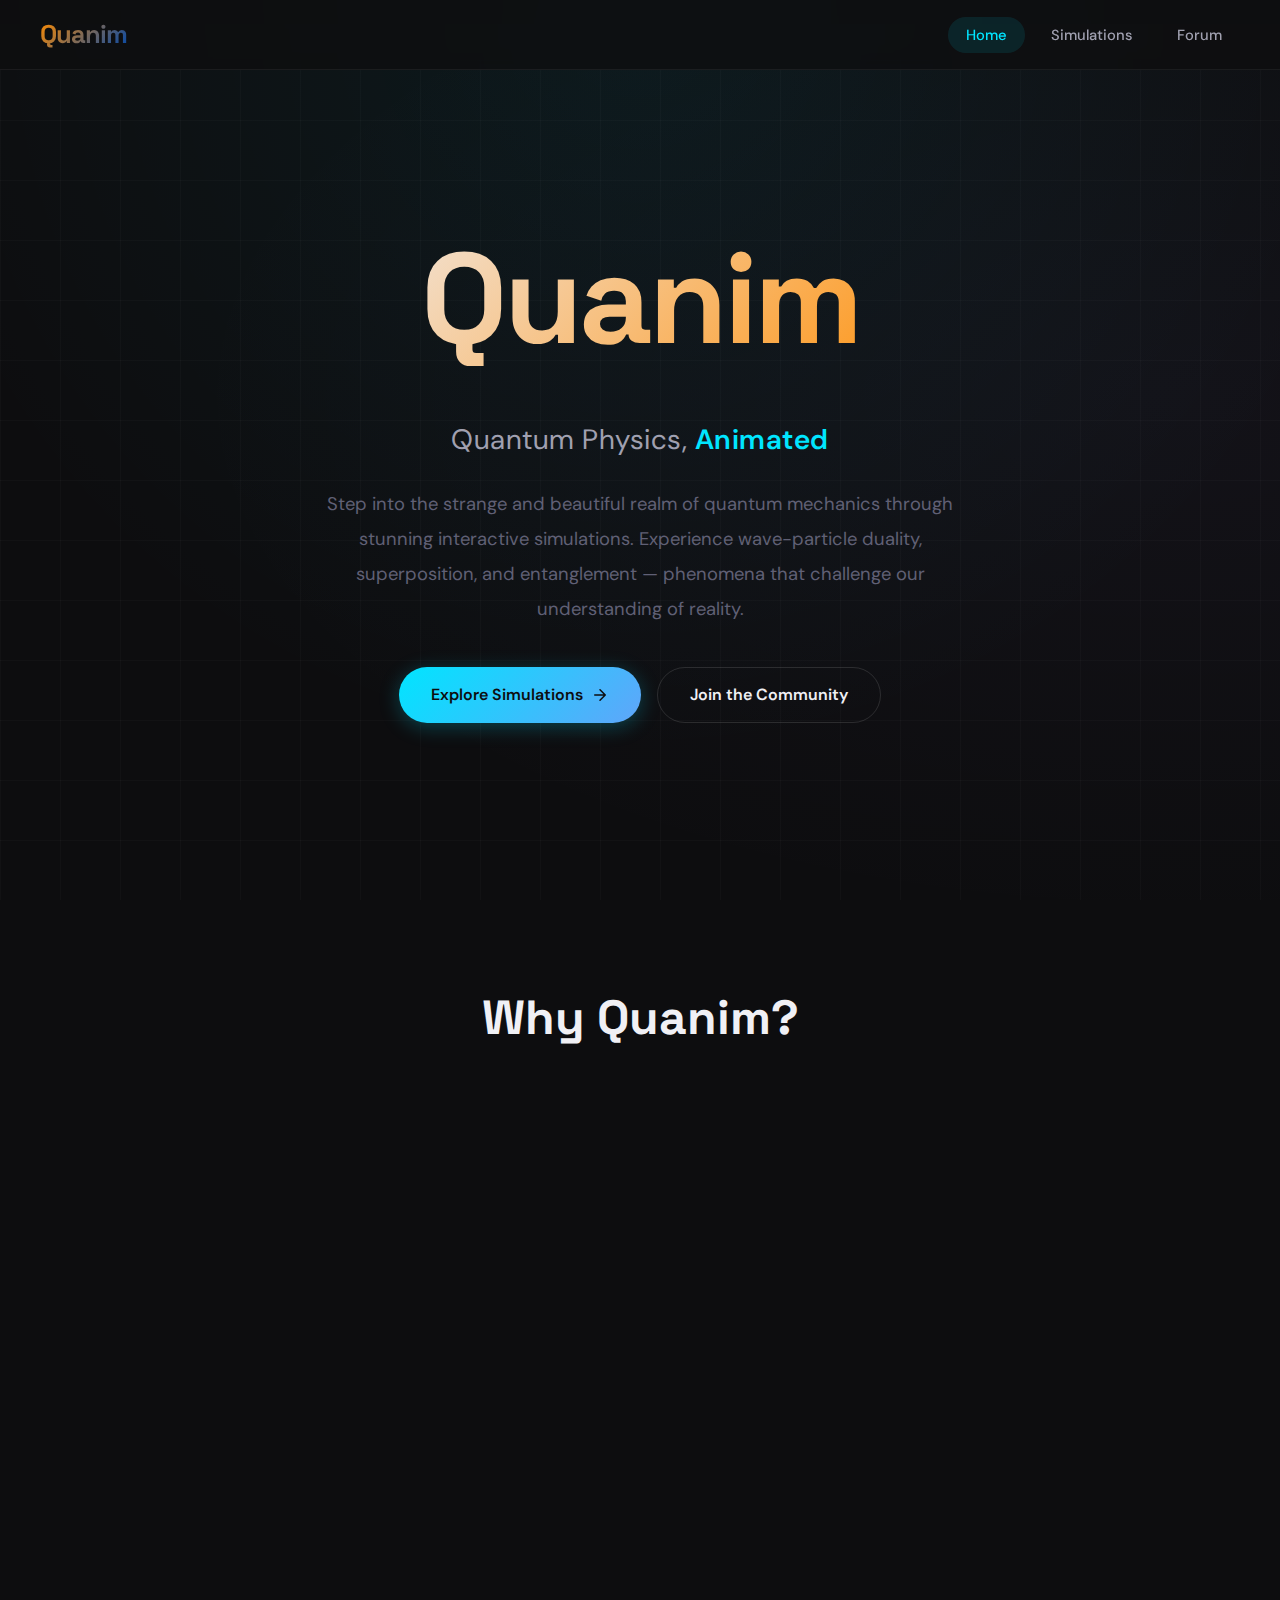
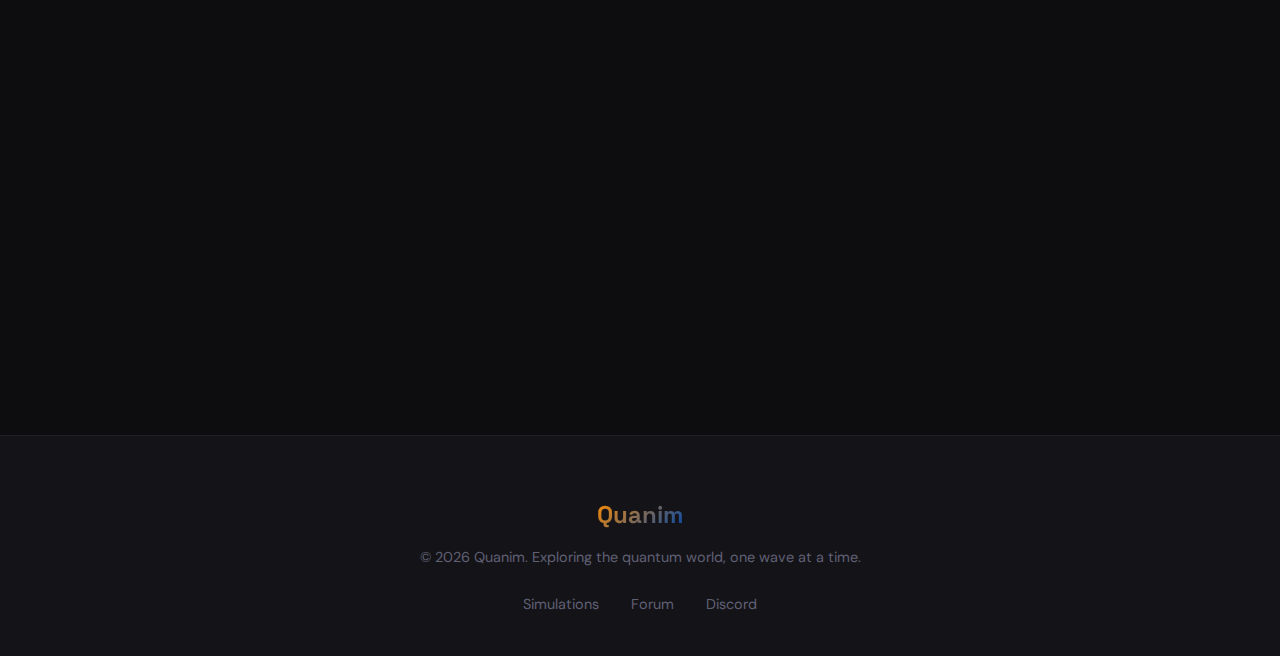
<file: index.html>
<!DOCTYPE html>
<html lang="en">

<head>
    <meta charset="UTF-8">
    <meta name="viewport" content="width=device-width, initial-scale=1.0">
    <title>Quanim - Interactive Quantum Physics Visualizations</title>
    <meta name="description"
        content="Explore the quantum world through stunning interactive simulations. A community of learners, free to join, with premium courses.">
    <link rel="stylesheet" href="styles.css">
    <style>
        /* ═══════════════════════════════════════════════════════════════════
           Landing Page Specific Styles
           ═══════════════════════════════════════════════════════════════════ */

        /* Hero Section */
        .hero {
            min-height: 100vh;
            display: flex;
            flex-direction: column;
            align-items: center;
            justify-content: center;
            text-align: center;
            padding: 100px 24px 80px;
            position: relative;
            overflow: hidden;
        }

        /* Animated particle background */
        .particles-container {
            position: absolute;
            top: 0;
            left: 0;
            width: 100%;
            height: 100%;
            overflow: hidden;
            pointer-events: none;
        }

        .particle {
            position: absolute;
            background: var(--cyan);
            border-radius: 50%;
            opacity: 0;
            animation: float-particle 15s infinite ease-in-out;
        }

        @keyframes float-particle {

            0%,
            100% {
                transform: translate(0, 0) scale(1);
                opacity: 0;
            }

            10% {
                opacity: 0.3;
            }

            50% {
                transform: translate(var(--tx), var(--ty)) scale(1.2);
                opacity: 0.2;
            }

            90% {
                opacity: 0.3;
            }
        }

        /* Grid pattern overlay */
        .hero::before {
            content: '';
            position: absolute;
            top: 0;
            left: 0;
            right: 0;
            bottom: 0;
            background-image:
                linear-gradient(var(--border) 1px, transparent 1px),
                linear-gradient(90deg, var(--border) 1px, transparent 1px);
            background-size: 60px 60px;
            opacity: 0.4;
            pointer-events: none;
        }

        /* Radial gradient overlay */
        .hero::after {
            content: '';
            position: absolute;
            top: -40%;
            left: -20%;
            width: 140%;
            height: 140%;
            background: radial-gradient(ellipse at 50% 30%, rgba(0, 229, 255, 0.06) 0%, transparent 60%),
                radial-gradient(ellipse at 80% 60%, rgba(167, 139, 250, 0.04) 0%, transparent 50%);
            pointer-events: none;
        }

        .hero-content {
            position: relative;
            z-index: 1;
            max-width: 900px;
        }

        .logo {
            font-family: var(--font-heading);
            font-size: clamp(4rem, 12vw, 8rem);
            font-weight: 700;
            letter-spacing: -4px;
            margin-bottom: 16px;
            background: linear-gradient(135deg, var(--text-primary) 0%, #ff8c00 50%, #0047ab 100%);
            background-size: 200% 200%;
            -webkit-background-clip: text;
            background-clip: text;
            -webkit-text-fill-color: transparent;
            animation: gradientShift 6s ease-in-out infinite;
        }

        .tagline {
            font-family: var(--font-body);
            font-size: clamp(1.2rem, 3vw, 1.75rem);
            font-weight: 400;
            color: var(--text-secondary);
            margin-bottom: 24px;
            letter-spacing: 0.5px;
            animation: fadeInUp 0.8s ease 0.1s both;
        }

        .tagline span {
            color: var(--cyan);
            font-weight: 600;
        }

        .hero-description {
            font-size: clamp(1rem, 2vw, 1.15rem);
            line-height: 1.9;
            color: var(--text-muted);
            margin-bottom: 40px;
            max-width: 650px;
            margin-left: auto;
            margin-right: auto;
            animation: fadeInUp 0.8s ease 0.2s both;
        }

        .hero-cta {
            display: flex;
            gap: 16px;
            justify-content: center;
            flex-wrap: wrap;
            animation: fadeInUp 0.8s ease 0.3s both;
        }

        .hero-cta .btn {
            padding: 14px 32px;
            font-size: 1rem;
            border-radius: var(--radius-full);
        }

        .hero-cta .btn-outline {
            background: transparent;
            color: var(--text-primary);
            border: 1px solid var(--border-strong);
        }

        .hero-cta .btn-outline:hover {
            border-color: var(--cyan);
            color: var(--cyan);
            background: rgba(0, 229, 255, 0.05);
        }

        /* Scroll Indicator */
        .scroll-indicator {
            position: absolute;
            bottom: 40px;
            left: 50%;
            transform: translateX(-50%);
            display: flex;
            flex-direction: column;
            align-items: center;
            gap: 8px;
            cursor: pointer;
            animation: bounce 2s ease-in-out infinite;
            z-index: 1;
        }

        .scroll-indicator span {
            font-size: 0.7rem;
            color: var(--text-muted);
            text-transform: uppercase;
            letter-spacing: 2px;
            font-family: var(--font-body);
        }

        .scroll-indicator svg {
            width: 24px;
            height: 24px;
            stroke: var(--text-muted);
        }

        /* ═══════════════════════════════════════════════════════════════════
           Bento Grid Section
           ═══════════════════════════════════════════════════════════════════ */
        .bento-section {
            padding: 80px 24px 100px;
            max-width: 1200px;
            margin: 0 auto;
        }

        .bento-section-header {
            text-align: center;
            margin-bottom: 56px;
        }

        .bento-section-header .label {
            font-family: var(--font-body);
            font-size: 0.8rem;
            font-weight: 600;
            text-transform: uppercase;
            letter-spacing: 3px;
            color: var(--cyan);
            margin-bottom: 12px;
            display: block;
        }

        .bento-section-header h2 {
            font-family: var(--font-heading);
            font-size: clamp(2rem, 5vw, 3rem);
            font-weight: 700;
            color: var(--text-primary);
        }

        .bento-grid {
            display: grid;
            grid-template-columns: repeat(12, 1fr);
            grid-template-rows: auto auto auto;
            gap: 20px;
        }

        .bento-card {
            background: var(--bg-card);
            border: 1px solid var(--border);
            border-radius: var(--radius-xl);
            padding: 36px 32px;
            position: relative;
            overflow: hidden;
            transition: all 0.4s cubic-bezier(0.4, 0, 0.2, 1);
        }

        .bento-card:hover {
            transform: translateY(-4px);
            border-color: var(--border-hover);
        }

        .bento-card::before {
            content: '';
            position: absolute;
            top: 0;
            left: 0;
            right: 0;
            bottom: 0;
            border-radius: inherit;
            opacity: 0;
            transition: opacity 0.4s ease;
            pointer-events: none;
        }

        .bento-card:hover::before {
            opacity: 1;
        }

        /* Card 1: Community (large, spans 7 of 12 cols) */
        .bento-community {
            grid-column: 1 / 8;
            grid-row: 1 / 2;
            border-color: rgba(0, 229, 255, 0.12);
            min-height: 280px;
            display: flex;
            flex-direction: column;
            justify-content: center;
        }

        .bento-community::before {
            background: radial-gradient(ellipse at 20% 80%, rgba(0, 229, 255, 0.06) 0%, transparent 60%);
            opacity: 1;
        }

        .bento-community:hover {
            border-color: rgba(0, 229, 255, 0.3);
            box-shadow: 0 8px 40px rgba(0, 229, 255, 0.08);
        }

        .bento-community .bento-icon {
            font-size: 2.5rem;
            margin-bottom: 20px;
        }

        .bento-community .bento-title {
            font-family: var(--font-heading);
            font-size: clamp(1.6rem, 3vw, 2.2rem);
            font-weight: 700;
            color: var(--text-primary);
            margin-bottom: 12px;
            line-height: 1.3;
        }

        .bento-community .bento-title span {
            color: var(--cyan);
        }

        .bento-community .bento-quote {
            font-family: var(--font-body);
            font-size: 1.1rem;
            color: var(--cyan);
            font-style: italic;
            font-weight: 500;
            margin-bottom: 16px;
            opacity: 0.9;
        }

        .bento-community .bento-text {
            font-family: var(--font-body);
            font-size: 0.95rem;
            line-height: 1.8;
            color: var(--text-secondary);
            max-width: 480px;
        }

        /* Card 2: Discord (spans 5 of 12 cols) */
        .bento-discord {
            grid-column: 8 / 13;
            grid-row: 1 / 2;
            border-color: rgba(167, 139, 250, 0.12);
            display: flex;
            flex-direction: column;
            align-items: center;
            justify-content: center;
            text-align: center;
            min-height: 280px;
        }

        .bento-discord::before {
            background: radial-gradient(ellipse at 50% 50%, rgba(167, 139, 250, 0.06) 0%, transparent 60%);
            opacity: 1;
        }

        .bento-discord:hover {
            border-color: rgba(167, 139, 250, 0.3);
            box-shadow: 0 8px 40px rgba(167, 139, 250, 0.08);
        }

        .bento-discord .discord-logo {
            width: 64px;
            height: 64px;
            border-radius: var(--radius-lg);
            margin-bottom: 20px;
            object-fit: contain;
        }

        .bento-discord .bento-title {
            font-family: var(--font-heading);
            font-size: 1.4rem;
            font-weight: 700;
            color: var(--text-primary);
            margin-bottom: 10px;
        }

        .bento-discord .bento-badge {
            display: inline-block;
            padding: 5px 14px;
            background: rgba(52, 211, 153, 0.12);
            color: var(--emerald);
            font-size: 0.75rem;
            font-weight: 700;
            text-transform: uppercase;
            letter-spacing: 1.5px;
            border-radius: var(--radius-full);
            margin-bottom: 14px;
            font-family: var(--font-body);
        }

        .bento-discord .bento-text {
            font-family: var(--font-body);
            font-size: 0.92rem;
            color: var(--text-secondary);
            line-height: 1.7;
        }

        .bento-discord .btn-discord {
            margin-top: 20px;
            padding: 10px 24px;
            font-size: 0.85rem;
            border-radius: var(--radius-full);
            background: rgba(167, 139, 250, 0.15);
            color: var(--violet);
            border: 1px solid rgba(167, 139, 250, 0.25);
            font-weight: 600;
            font-family: var(--font-body);
            cursor: pointer;
            transition: all var(--transition-normal);
            text-decoration: none;
            display: inline-flex;
            align-items: center;
            gap: 8px;
        }

        .bento-discord .btn-discord:hover {
            background: rgba(167, 139, 250, 0.25);
            border-color: var(--violet);
            transform: translateY(-2px);
        }

        /* Card 3: Forum (spans 5 of 12 cols) */
        .bento-forum {
            grid-column: 1 / 6;
            grid-row: 2 / 3;
            border-color: rgba(255, 107, 107, 0.12);
            display: flex;
            flex-direction: column;
            justify-content: center;
            min-height: 240px;
        }

        .bento-forum::before {
            background: radial-gradient(ellipse at 80% 20%, rgba(255, 107, 107, 0.05) 0%, transparent 60%);
            opacity: 1;
        }

        .bento-forum:hover {
            border-color: rgba(255, 107, 107, 0.3);
            box-shadow: 0 8px 40px rgba(255, 107, 107, 0.08);
        }

        .bento-forum .bento-icon {
            font-size: 2rem;
            margin-bottom: 16px;
        }

        .bento-forum .bento-title {
            font-family: var(--font-heading);
            font-size: 1.4rem;
            font-weight: 700;
            color: var(--text-primary);
            margin-bottom: 10px;
        }

        .bento-forum .bento-text {
            font-family: var(--font-body);
            font-size: 0.92rem;
            color: var(--text-secondary);
            line-height: 1.7;
            margin-bottom: 20px;
        }

        .bento-forum .forum-tags {
            display: flex;
            gap: 8px;
            flex-wrap: wrap;
        }

        .bento-forum .forum-tag {
            padding: 5px 12px;
            font-size: 0.75rem;
            font-weight: 500;
            border-radius: var(--radius-full);
            font-family: var(--font-body);
        }

        .forum-tag.tag-suggestions {
            background: rgba(251, 191, 36, 0.1);
            color: var(--amber);
            border: 1px solid rgba(251, 191, 36, 0.2);
        }

        .forum-tag.tag-ideas {
            background: rgba(0, 229, 255, 0.08);
            color: var(--cyan);
            border: 1px solid rgba(0, 229, 255, 0.15);
        }

        .forum-tag.tag-doubts {
            background: rgba(255, 107, 107, 0.08);
            color: var(--coral);
            border: 1px solid rgba(255, 107, 107, 0.15);
        }

        .bento-forum .btn-forum {
            margin-top: 4px;
            display: inline-flex;
            align-items: center;
            gap: 6px;
            color: var(--coral);
            font-size: 0.88rem;
            font-weight: 600;
            text-decoration: none;
            font-family: var(--font-body);
            transition: all var(--transition-normal);
        }

        .bento-forum .btn-forum:hover {
            gap: 10px;
        }

        .bento-forum .btn-forum svg {
            width: 16px;
            height: 16px;
            transition: transform var(--transition-normal);
        }

        .bento-forum .btn-forum:hover svg {
            transform: translateX(4px);
        }

        /* Card 4: Freemium (spans 7 of 12 cols) */
        .bento-freemium {
            grid-column: 6 / 13;
            grid-row: 2 / 3;
            border-color: rgba(251, 191, 36, 0.12);
            display: flex;
            flex-direction: column;
            justify-content: center;
            min-height: 240px;
            position: relative;
        }

        .bento-freemium::before {
            background: radial-gradient(ellipse at 70% 70%, rgba(251, 191, 36, 0.05) 0%, transparent 60%);
            opacity: 1;
        }

        .bento-freemium:hover {
            border-color: rgba(251, 191, 36, 0.3);
            box-shadow: 0 8px 40px rgba(251, 191, 36, 0.08);
        }

        .bento-freemium .bento-icon {
            font-size: 2rem;
            margin-bottom: 16px;
        }

        .bento-freemium .bento-title {
            font-family: var(--font-heading);
            font-size: 1.5rem;
            font-weight: 700;
            color: var(--text-primary);
            margin-bottom: 10px;
        }

        .bento-freemium .bento-title span {
            color: var(--amber);
        }

        .bento-freemium .bento-text {
            font-family: var(--font-body);
            font-size: 0.92rem;
            color: var(--text-secondary);
            line-height: 1.7;
            margin-bottom: 20px;
        }

        .freemium-tiers {
            display: flex;
            gap: 16px;
            flex-wrap: wrap;
        }

        .tier-pill {
            display: flex;
            align-items: center;
            gap: 10px;
            padding: 12px 20px;
            border-radius: var(--radius-lg);
            font-family: var(--font-body);
            font-size: 0.85rem;
            font-weight: 500;
        }

        .tier-free {
            background: rgba(52, 211, 153, 0.08);
            border: 1px solid rgba(52, 211, 153, 0.2);
            color: var(--emerald);
        }

        .tier-premium {
            background: rgba(251, 191, 36, 0.08);
            border: 1px solid rgba(251, 191, 36, 0.2);
            color: var(--amber);
        }

        .tier-pill .tier-label {
            font-weight: 700;
            text-transform: uppercase;
            font-size: 0.7rem;
            letter-spacing: 1px;
        }

        .tier-pill .tier-desc {
            color: var(--text-secondary);
        }

        /* ═══════════════════════════════════════════════════════════════════
           Footer
           ═══════════════════════════════════════════════════════════════════ */
        .footer {
            padding: 60px 24px 40px;
            text-align: center;
            background: var(--bg-secondary);
            border-top: 1px solid var(--border);
        }

        .footer-logo {
            font-family: var(--font-heading);
            font-size: 1.5rem;
            font-weight: 700;
            color: var(--text-primary);
            margin-bottom: 12px;
        }

        .footer-logo span {
            background: linear-gradient(135deg, #ff8c00, #0047ab);
            -webkit-background-clip: text;
            background-clip: text;
            -webkit-text-fill-color: transparent;
        }

        .footer-text {
            font-size: 0.9rem;
            color: var(--text-muted);
            font-family: var(--font-body);
        }

        .footer-links {
            display: flex;
            justify-content: center;
            gap: 32px;
            margin-top: 24px;
            flex-wrap: wrap;
        }

        .footer-link {
            font-size: 0.9rem;
            color: var(--text-muted);
            text-decoration: none;
            transition: color var(--transition-normal);
            font-family: var(--font-body);
        }

        .footer-link:hover {
            color: var(--cyan);
        }

        /* ═══════════════════════════════════════════════════════════════════
           Responsive
           ═══════════════════════════════════════════════════════════════════ */
        @media screen and (max-width: 900px) {
            .bento-grid {
                grid-template-columns: 1fr 1fr;
            }

            .bento-community {
                grid-column: 1 / -1;
                grid-row: auto;
            }

            .bento-discord {
                grid-column: 1 / -1;
                grid-row: auto;
            }

            .bento-forum {
                grid-column: 1 / -1;
                grid-row: auto;
            }

            .bento-freemium {
                grid-column: 1 / -1;
                grid-row: auto;
            }
        }

        @media screen and (max-width: 768px) {
            .hero {
                padding: 100px 20px 60px;
            }

            .bento-section {
                padding: 60px 16px 80px;
            }

            .bento-grid {
                grid-template-columns: 1fr;
                gap: 16px;
            }

            .bento-card {
                padding: 28px 24px;
                min-height: auto !important;
            }

            .bento-community .bento-title {
                font-size: 1.5rem;
            }

            .scroll-indicator {
                display: none;
            }

            .hero-cta {
                flex-direction: column;
                align-items: center;
            }

            .freemium-tiers {
                flex-direction: column;
            }
        }

        @media screen and (max-width: 480px) {
            .hero {
                padding: 80px 16px 50px;
            }

            .logo {
                letter-spacing: -2px;
            }

            .bento-section-header h2 {
                font-size: 1.6rem;
            }

            .bento-card {
                padding: 24px 20px;
            }
        }
    </style>
</head>

<body>
    <!-- Navigation -->
    <nav class="navbar" id="navbar">
        <a href="index.html" class="navbar-logo"><span>Quanim</span></a>
        <button class="navbar-toggle" id="navToggle" aria-label="Toggle menu">
            <span></span><span></span><span></span>
        </button>
        <ul class="navbar-links" id="navLinks">
            <li><a href="index.html" class="active">Home</a></li>
            <li><a href="simulations.html">Simulations</a></li>
            <li><a href="forum.html">Forum</a></li>
        </ul>
    </nav>

    <!-- Hero Section -->
    <section class="hero">
        <div class="particles-container" id="particles"></div>

        <div class="hero-content">
            <h1 class="logo">Quanim</h1>
            <p class="tagline">Quantum Physics, <span>Animated</span></p>
            <p class="hero-description">
                Step into the strange and beautiful realm of quantum mechanics through stunning interactive simulations.
                Experience wave-particle duality, superposition, and entanglement — phenomena that challenge our
                understanding of reality.
            </p>
            <div class="hero-cta">
                <a href="simulations.html" class="btn btn-primary">
                    Explore Simulations
                    <svg width="18" height="18" viewBox="0 0 24 24" fill="none" stroke="currentColor" stroke-width="2"
                        stroke-linecap="round" stroke-linejoin="round">
                        <path d="M5 12h14M12 5l7 7-7 7" />
                    </svg>
                </a>
                <a href="forum.html" class="btn btn-outline">Join the Community</a>
            </div>
        </div>


    </section>

    <!-- Bento Grid Section -->
    <section class="bento-section" id="bento">
        <div class="bento-section-header">
            <h2>Why Quanim?</h2>
        </div>

        <div class="bento-grid">
            <!-- Card 1: Community -->
            <div class="bento-card bento-community">
                <div class="bento-icon">🌐</div>
                <h3 class="bento-title">A Community of <span>Curious Minds</span></h3>
                <p class="bento-quote">"We grow with each other, not just for ourselves."</p>
                <p class="bento-text">
                    Quanim brings together learners of all ages and levels of experience — from students just
                    discovering quantum physics to educators and enthusiasts. Learn collaboratively, share insights,
                    and grow together in an open and supportive environment.
                </p>
            </div>

            <!-- Card 2: Discord -->
            <div class="bento-card bento-discord">
                <img src="discord-icon.png" alt="Discord" class="discord-logo">
                <span class="bento-badge">Free to Join</span>
                <h3 class="bento-title">Online Community</h3>
                <p class="bento-text">
                    Join our Discord server to connect with fellow quantum enthusiasts, get help, and participate in
                    discussions — completely free.
                </p>
                <a href="#" class="btn-discord">
                    Join Discord
                    <svg width="14" height="14" viewBox="0 0 24 24" fill="none" stroke="currentColor" stroke-width="2.5"
                        stroke-linecap="round" stroke-linejoin="round">
                        <path d="M7 17L17 7M17 7H7M17 7v10" />
                    </svg>
                </a>
            </div>

            <!-- Card 3: Forum -->
            <div class="bento-card bento-forum">
                <div class="bento-icon">💬</div>
                <h3 class="bento-title">Community Forum</h3>
                <p class="bento-text">
                    Have a question, an idea, or a suggestion? Post it in our open forum. Every voice matters in
                    building the future of Quanim.
                </p>
                <div class="forum-tags">
                    <span class="forum-tag tag-suggestions">Suggestions</span>
                    <span class="forum-tag tag-ideas">Ideas</span>
                    <span class="forum-tag tag-doubts">Doubts</span>
                </div>
                <a href="forum.html" class="btn-forum">
                    Visit Forum
                    <svg viewBox="0 0 24 24" fill="none" stroke="currentColor" stroke-width="2.5" stroke-linecap="round"
                        stroke-linejoin="round">
                        <path d="M5 12h14M12 5l7 7-7 7" />
                    </svg>
                </a>
            </div>

            <!-- Card 4: Freemium -->
            <div class="bento-card bento-freemium">
                <div class="bento-icon">✨</div>
                <h3 class="bento-title">Free to Learn, <span>Premium to Master</span></h3>
                <p class="bento-text">
                    Our community, Discord, and simulations are always free. For those who want to go deeper, our
                    curated paid courses offer structured paths to mastery with guided lessons and expert content.
                </p>
                <div class="freemium-tiers">
                    <div class="tier-pill tier-free">
                        <span class="tier-label">Free</span>
                        <span class="tier-desc">Community · Discord · Simulations</span>
                    </div>
                    <div class="tier-pill tier-premium">
                        <span class="tier-label">Premium</span>
                        <span class="tier-desc">Structured Courses · Expert Content</span>
                    </div>
                </div>
            </div>
        </div>
    </section>

    <!-- Footer -->
    <footer class="footer">
        <div class="footer-logo"><span>Quanim</span></div>
        <p class="footer-text">© 2026 Quanim. Exploring the quantum world, one wave at a time.</p>
        <div class="footer-links">
            <a href="simulations.html" class="footer-link">Simulations</a>
            <a href="forum.html" class="footer-link">Forum</a>
            <a href="#" class="footer-link">Discord</a>
        </div>
    </footer>

    <script>
        // Mobile nav toggle
        const navToggle = document.getElementById('navToggle');
        const navLinks = document.getElementById('navLinks');
        navToggle.addEventListener('click', () => {
            navLinks.classList.toggle('open');
        });

        // Close mobile nav when link clicked
        navLinks.querySelectorAll('a').forEach(link => {
            link.addEventListener('click', () => navLinks.classList.remove('open'));
        });

        // Navbar scroll effect
        window.addEventListener('scroll', () => {
            const navbar = document.getElementById('navbar');
            if (window.scrollY > 50) {
                navbar.style.background = 'rgba(13, 13, 15, 0.92)';
            } else {
                navbar.style.background = 'rgba(13, 13, 15, 0.75)';
            }
        });

        // Create floating particles
        function createParticles() {
            const container = document.getElementById('particles');
            const particleCount = 40;

            for (let i = 0; i < particleCount; i++) {
                const particle = document.createElement('div');
                particle.className = 'particle';

                particle.style.left = Math.random() * 100 + '%';
                particle.style.top = Math.random() * 100 + '%';

                const tx = (Math.random() - 0.5) * 200;
                const ty = (Math.random() - 0.5) * 200;
                particle.style.setProperty('--tx', tx + 'px');
                particle.style.setProperty('--ty', ty + 'px');

                particle.style.animationDelay = Math.random() * 15 + 's';
                particle.style.animationDuration = 10 + Math.random() * 10 + 's';

                const size = 2 + Math.random() * 4;
                particle.style.width = size + 'px';
                particle.style.height = size + 'px';

                container.appendChild(particle);
            }
        }

        createParticles();

        // Intersection Observer for bento card animations
        const observer = new IntersectionObserver((entries) => {
            entries.forEach(entry => {
                if (entry.isIntersecting) {
                    entry.target.style.opacity = '1';
                    entry.target.style.transform = 'translateY(0)';
                }
            });
        }, { threshold: 0.1, rootMargin: '0px 0px -50px 0px' });

        document.querySelectorAll('.bento-card').forEach((card, i) => {
            card.style.opacity = '0';
            card.style.transform = 'translateY(30px)';
            card.style.transition = `opacity 0.6s ease ${i * 0.1}s, transform 0.6s ease ${i * 0.1}s`;
            observer.observe(card);
        });
    </script>
</body>

</html>
</file>
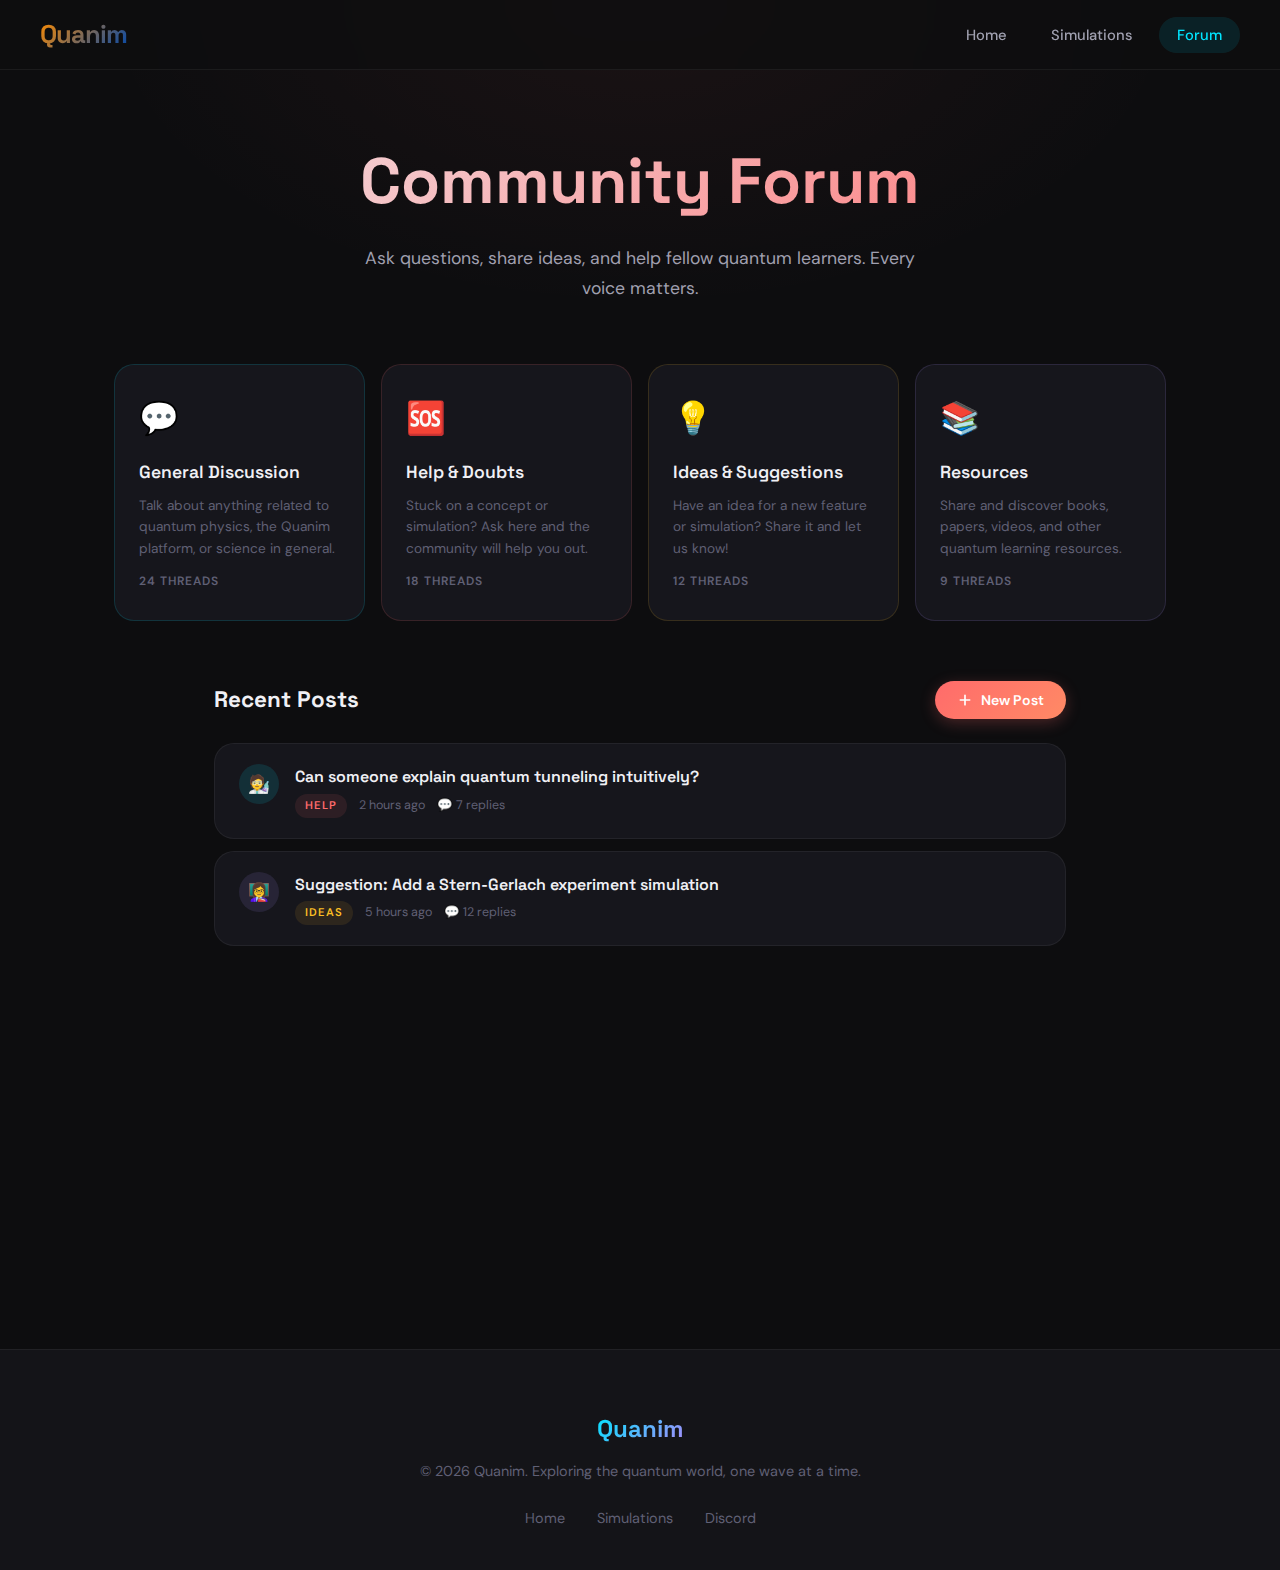
<file: forum.html>
<!DOCTYPE html>
<html lang="en">

<head>
    <meta charset="UTF-8">
    <meta name="viewport" content="width=device-width, initial-scale=1.0">
    <title>Forum - Quanim Community</title>
    <meta name="description"
        content="Join the Quanim community forum. Ask questions, share ideas, and discuss quantum physics with fellow learners.">
    <link rel="stylesheet" href="styles.css">
    <style>
        /* ═══════════════════════════════════════════════════════════════════
           Forum Page Styles
           ═══════════════════════════════════════════════════════════════════ */

        .forum-hero {
            padding: 130px 24px 60px;
            text-align: center;
            position: relative;
            overflow: hidden;
        }

        .forum-hero::before {
            content: '';
            position: absolute;
            top: 0;
            left: 0;
            right: 0;
            bottom: 0;
            background: radial-gradient(ellipse at 50% 0%, rgba(255, 107, 107, 0.06) 0%, transparent 60%);
            pointer-events: none;
        }

        .forum-hero h1 {
            font-family: var(--font-heading);
            font-size: clamp(2.5rem, 6vw, 4rem);
            font-weight: 700;
            margin-bottom: 12px;
            background: linear-gradient(135deg, var(--text-primary) 0%, var(--coral) 100%);
            -webkit-background-clip: text;
            background-clip: text;
            -webkit-text-fill-color: transparent;
        }

        .forum-hero p {
            font-family: var(--font-body);
            font-size: 1.1rem;
            color: var(--text-secondary);
            max-width: 550px;
            margin: 0 auto;
            line-height: 1.7;
        }

        /* Categories */
        .forum-categories {
            max-width: 1100px;
            margin: 0 auto;
            padding: 0 24px 60px;
            display: grid;
            grid-template-columns: repeat(auto-fit, minmax(240px, 1fr));
            gap: 16px;
        }

        .category-card {
            background: var(--bg-card);
            border: 1px solid var(--border);
            border-radius: var(--radius-lg);
            padding: 28px 24px;
            transition: all var(--transition-normal);
            cursor: pointer;
            text-decoration: none;
            color: inherit;
        }

        .category-card:hover {
            transform: translateY(-4px);
            border-color: var(--border-hover);
        }

        .category-card .cat-icon {
            font-size: 2rem;
            margin-bottom: 14px;
        }

        .category-card h3 {
            font-family: var(--font-heading);
            font-size: 1.1rem;
            font-weight: 600;
            color: var(--text-primary);
            margin-bottom: 8px;
        }

        .category-card p {
            font-family: var(--font-body);
            font-size: 0.85rem;
            color: var(--text-muted);
            line-height: 1.6;
        }

        .category-card .cat-count {
            display: inline-block;
            margin-top: 12px;
            font-family: var(--font-body);
            font-size: 0.75rem;
            font-weight: 600;
            color: var(--text-muted);
            text-transform: uppercase;
            letter-spacing: 1px;
        }

        .cat-general {
            border-color: rgba(0, 229, 255, 0.15);
        }

        .cat-general:hover {
            border-color: var(--cyan);
            box-shadow: 0 8px 30px rgba(0, 229, 255, 0.08);
        }

        .cat-help {
            border-color: rgba(255, 107, 107, 0.15);
        }

        .cat-help:hover {
            border-color: var(--coral);
            box-shadow: 0 8px 30px rgba(255, 107, 107, 0.08);
        }

        .cat-ideas {
            border-color: rgba(251, 191, 36, 0.15);
        }

        .cat-ideas:hover {
            border-color: var(--amber);
            box-shadow: 0 8px 30px rgba(251, 191, 36, 0.08);
        }

        .cat-resources {
            border-color: rgba(167, 139, 250, 0.15);
        }

        .cat-resources:hover {
            border-color: var(--violet);
            box-shadow: 0 8px 30px rgba(167, 139, 250, 0.08);
        }

        /* Posts Section */
        .forum-content {
            max-width: 900px;
            margin: 0 auto;
            padding: 0 24px 80px;
        }

        .forum-toolbar {
            display: flex;
            align-items: center;
            justify-content: space-between;
            margin-bottom: 24px;
            flex-wrap: wrap;
            gap: 16px;
        }

        .forum-toolbar h2 {
            font-family: var(--font-heading);
            font-size: 1.4rem;
            font-weight: 700;
            color: var(--text-primary);
        }

        .btn-new-post {
            display: inline-flex;
            align-items: center;
            gap: 8px;
            padding: 10px 22px;
            font-family: var(--font-body);
            font-size: 0.88rem;
            font-weight: 600;
            background: linear-gradient(135deg, var(--coral), #ff8a65);
            color: #fff;
            border: none;
            border-radius: var(--radius-full);
            cursor: pointer;
            transition: all var(--transition-normal);
            box-shadow: 0 4px 15px rgba(255, 107, 107, 0.25);
        }

        .btn-new-post:hover {
            transform: translateY(-2px);
            box-shadow: 0 8px 25px rgba(255, 107, 107, 0.35);
        }

        /* Post List */
        .post-list {
            display: flex;
            flex-direction: column;
            gap: 12px;
        }

        .post-item {
            background: var(--bg-card);
            border: 1px solid var(--border);
            border-radius: var(--radius-lg);
            padding: 20px 24px;
            display: flex;
            align-items: flex-start;
            gap: 16px;
            transition: all var(--transition-normal);
            cursor: pointer;
        }

        .post-item:hover {
            border-color: var(--border-hover);
            transform: translateX(4px);
        }

        .post-avatar {
            width: 40px;
            height: 40px;
            border-radius: 50%;
            display: flex;
            align-items: center;
            justify-content: center;
            font-size: 1.1rem;
            flex-shrink: 0;
        }

        .avatar-cyan {
            background: rgba(0, 229, 255, 0.12);
        }

        .avatar-violet {
            background: rgba(167, 139, 250, 0.12);
        }

        .avatar-coral {
            background: rgba(255, 107, 107, 0.12);
        }

        .avatar-amber {
            background: rgba(251, 191, 36, 0.12);
        }

        .avatar-emerald {
            background: rgba(52, 211, 153, 0.12);
        }

        .post-body {
            flex: 1;
            min-width: 0;
        }

        .post-title {
            font-family: var(--font-heading);
            font-size: 1rem;
            font-weight: 600;
            color: var(--text-primary);
            margin-bottom: 4px;
        }

        .post-meta {
            display: flex;
            align-items: center;
            gap: 12px;
            flex-wrap: wrap;
        }

        .post-category {
            font-family: var(--font-body);
            font-size: 0.7rem;
            font-weight: 600;
            text-transform: uppercase;
            letter-spacing: 1px;
            padding: 3px 10px;
            border-radius: var(--radius-full);
        }

        .post-category.cat-tag-general {
            background: rgba(0, 229, 255, 0.1);
            color: var(--cyan);
        }

        .post-category.cat-tag-help {
            background: rgba(255, 107, 107, 0.1);
            color: var(--coral);
        }

        .post-category.cat-tag-ideas {
            background: rgba(251, 191, 36, 0.1);
            color: var(--amber);
        }

        .post-category.cat-tag-resources {
            background: rgba(167, 139, 250, 0.1);
            color: var(--violet);
        }

        .post-time {
            font-family: var(--font-body);
            font-size: 0.78rem;
            color: var(--text-muted);
        }

        .post-replies {
            font-family: var(--font-body);
            font-size: 0.78rem;
            color: var(--text-muted);
            display: flex;
            align-items: center;
            gap: 4px;
        }

        /* New Post Modal */
        .modal-overlay {
            display: none;
            position: fixed;
            top: 0;
            left: 0;
            right: 0;
            bottom: 0;
            background: rgba(0, 0, 0, 0.6);
            backdrop-filter: blur(8px);
            -webkit-backdrop-filter: blur(8px);
            z-index: 2000;
            align-items: center;
            justify-content: center;
            padding: 24px;
        }

        .modal-overlay.open {
            display: flex;
        }

        .modal {
            background: var(--bg-elevated);
            border: 1px solid var(--border-strong);
            border-radius: var(--radius-xl);
            padding: 36px 32px;
            max-width: 560px;
            width: 100%;
            position: relative;
        }

        .modal h2 {
            font-family: var(--font-heading);
            font-size: 1.5rem;
            font-weight: 700;
            color: var(--text-primary);
            margin-bottom: 24px;
        }

        .modal-close {
            position: absolute;
            top: 16px;
            right: 16px;
            background: none;
            border: none;
            color: var(--text-muted);
            font-size: 1.5rem;
            cursor: pointer;
            width: 36px;
            height: 36px;
            border-radius: 50%;
            display: flex;
            align-items: center;
            justify-content: center;
            transition: all var(--transition-normal);
        }

        .modal-close:hover {
            background: var(--bg-tertiary);
            color: var(--text-primary);
        }

        .form-group {
            margin-bottom: 20px;
        }

        .form-group label {
            display: block;
            font-family: var(--font-body);
            font-size: 0.8rem;
            font-weight: 600;
            color: var(--text-secondary);
            text-transform: uppercase;
            letter-spacing: 1px;
            margin-bottom: 8px;
        }

        .form-group input,
        .form-group select,
        .form-group textarea {
            width: 100%;
            padding: 12px 16px;
            font-family: var(--font-body);
            font-size: 0.95rem;
            color: var(--text-primary);
            background: var(--bg-secondary);
            border: 1px solid var(--border-strong);
            border-radius: var(--radius-md);
            outline: none;
            transition: border-color var(--transition-normal);
        }

        .form-group input:focus,
        .form-group select:focus,
        .form-group textarea:focus {
            border-color: var(--cyan);
        }

        .form-group textarea {
            min-height: 120px;
            resize: vertical;
        }

        .form-group select {
            cursor: pointer;
            -webkit-appearance: none;
            appearance: none;
            background-image: url("data:image/svg+xml,%3Csvg xmlns='http://www.w3.org/2000/svg' width='16' height='16' viewBox='0 0 24 24' fill='none' stroke='%23606075' stroke-width='2' stroke-linecap='round' stroke-linejoin='round'%3E%3Cpath d='M6 9l6 6 6-6'/%3E%3C/svg%3E");
            background-repeat: no-repeat;
            background-position: right 14px center;
            padding-right: 40px;
        }

        .form-group select option {
            background: var(--bg-secondary);
            color: var(--text-primary);
        }

        .form-submit {
            width: 100%;
            padding: 14px;
            font-family: var(--font-body);
            font-size: 0.95rem;
            font-weight: 600;
            background: linear-gradient(135deg, var(--coral), #ff8a65);
            color: #fff;
            border: none;
            border-radius: var(--radius-md);
            cursor: pointer;
            transition: all var(--transition-normal);
        }

        .form-submit:hover {
            transform: translateY(-2px);
            box-shadow: 0 8px 25px rgba(255, 107, 107, 0.3);
        }

        /* Footer */
        .footer {
            padding: 60px 24px 40px;
            text-align: center;
            background: var(--bg-secondary);
            border-top: 1px solid var(--border);
        }

        .footer-logo {
            font-family: var(--font-heading);
            font-size: 1.5rem;
            font-weight: 700;
            color: var(--text-primary);
            margin-bottom: 12px;
        }

        .footer-logo span {
            background: linear-gradient(135deg, var(--cyan), var(--violet));
            -webkit-background-clip: text;
            background-clip: text;
            -webkit-text-fill-color: transparent;
        }

        .footer-text {
            font-size: 0.9rem;
            color: var(--text-muted);
            font-family: var(--font-body);
        }

        .footer-links {
            display: flex;
            justify-content: center;
            gap: 32px;
            margin-top: 24px;
            flex-wrap: wrap;
        }

        .footer-link {
            font-size: 0.9rem;
            color: var(--text-muted);
            text-decoration: none;
            transition: color var(--transition-normal);
            font-family: var(--font-body);
        }

        .footer-link:hover {
            color: var(--cyan);
        }

        /* Responsive */
        @media screen and (max-width: 768px) {
            .forum-hero {
                padding: 110px 20px 40px;
            }

            .forum-categories {
                grid-template-columns: 1fr 1fr;
                padding: 0 16px 40px;
            }

            .forum-content {
                padding: 0 16px 60px;
            }

            .forum-toolbar {
                flex-direction: column;
                align-items: flex-start;
            }

            .post-item {
                padding: 16px 18px;
            }

            .modal {
                padding: 28px 24px;
            }
        }

        @media screen and (max-width: 480px) {
            .forum-categories {
                grid-template-columns: 1fr;
            }

            .post-meta {
                flex-direction: column;
                align-items: flex-start;
                gap: 6px;
            }
        }
    </style>
</head>

<body>
    <!-- Navigation -->
    <nav class="navbar" id="navbar">
        <a href="index.html" class="navbar-logo"><span>Quanim</span></a>
        <button class="navbar-toggle" id="navToggle" aria-label="Toggle menu">
            <span></span><span></span><span></span>
        </button>
        <ul class="navbar-links" id="navLinks">
            <li><a href="index.html">Home</a></li>
            <li><a href="simulations.html">Simulations</a></li>
            <li><a href="forum.html" class="active">Forum</a></li>
        </ul>
    </nav>

    <!-- Hero -->
    <section class="forum-hero">
        <h1>Community Forum</h1>
        <p>Ask questions, share ideas, and help fellow quantum learners. Every voice matters.</p>
    </section>

    <!-- Categories -->
    <div class="forum-categories">
        <div class="category-card cat-general">
            <div class="cat-icon">💬</div>
            <h3>General Discussion</h3>
            <p>Talk about anything related to quantum physics, the Quanim platform, or science in general.</p>
            <span class="cat-count">24 threads</span>
        </div>
        <div class="category-card cat-help">
            <div class="cat-icon">🆘</div>
            <h3>Help & Doubts</h3>
            <p>Stuck on a concept or simulation? Ask here and the community will help you out.</p>
            <span class="cat-count">18 threads</span>
        </div>
        <div class="category-card cat-ideas">
            <div class="cat-icon">💡</div>
            <h3>Ideas & Suggestions</h3>
            <p>Have an idea for a new feature or simulation? Share it and let us know!</p>
            <span class="cat-count">12 threads</span>
        </div>
        <div class="category-card cat-resources">
            <div class="cat-icon">📚</div>
            <h3>Resources</h3>
            <p>Share and discover books, papers, videos, and other quantum learning resources.</p>
            <span class="cat-count">9 threads</span>
        </div>
    </div>

    <!-- Posts -->
    <div class="forum-content">
        <div class="forum-toolbar">
            <h2>Recent Posts</h2>
            <button class="btn-new-post" id="btnNewPost">
                <svg width="16" height="16" viewBox="0 0 24 24" fill="none" stroke="currentColor" stroke-width="2.5"
                    stroke-linecap="round" stroke-linejoin="round">
                    <path d="M12 5v14M5 12h14" />
                </svg>
                New Post
            </button>
        </div>

        <div class="post-list">
            <div class="post-item">
                <div class="post-avatar avatar-cyan">🧑‍🔬</div>
                <div class="post-body">
                    <div class="post-title">Can someone explain quantum tunneling intuitively?</div>
                    <div class="post-meta">
                        <span class="post-category cat-tag-help">Help</span>
                        <span class="post-time">2 hours ago</span>
                        <span class="post-replies">💬 7 replies</span>
                    </div>
                </div>
            </div>
            <div class="post-item">
                <div class="post-avatar avatar-violet">👩‍🏫</div>
                <div class="post-body">
                    <div class="post-title">Suggestion: Add a Stern-Gerlach experiment simulation</div>
                    <div class="post-meta">
                        <span class="post-category cat-tag-ideas">Ideas</span>
                        <span class="post-time">5 hours ago</span>
                        <span class="post-replies">💬 12 replies</span>
                    </div>
                </div>
            </div>
            <div class="post-item">
                <div class="post-avatar avatar-emerald">🎓</div>
                <div class="post-body">
                    <div class="post-title">Great YouTube series on quantum computing basics</div>
                    <div class="post-meta">
                        <span class="post-category cat-tag-resources">Resources</span>
                        <span class="post-time">1 day ago</span>
                        <span class="post-replies">💬 4 replies</span>
                    </div>
                </div>
            </div>
            <div class="post-item">
                <div class="post-avatar avatar-amber">🔬</div>
                <div class="post-body">
                    <div class="post-title">How does the double-slit experiment differ with electrons vs photons?</div>
                    <div class="post-meta">
                        <span class="post-category cat-tag-general">General</span>
                        <span class="post-time">2 days ago</span>
                        <span class="post-replies">💬 15 replies</span>
                    </div>
                </div>
            </div>
            <div class="post-item">
                <div class="post-avatar avatar-coral">🤔</div>
                <div class="post-body">
                    <div class="post-title">Difference between superposition and entanglement?</div>
                    <div class="post-meta">
                        <span class="post-category cat-tag-help">Help</span>
                        <span class="post-time">3 days ago</span>
                        <span class="post-replies">💬 9 replies</span>
                    </div>
                </div>
            </div>
        </div>
    </div>

    <!-- New Post Modal -->
    <div class="modal-overlay" id="modalOverlay">
        <div class="modal">
            <button class="modal-close" id="modalClose">×</button>
            <h2>Create a New Post</h2>
            <form id="newPostForm">
                <div class="form-group">
                    <label for="postTitle">Title</label>
                    <input type="text" id="postTitle" placeholder="What's your question or idea?">
                </div>
                <div class="form-group">
                    <label for="postCategory">Category</label>
                    <select id="postCategory">
                        <option value="">Select a category</option>
                        <option value="general">General Discussion</option>
                        <option value="help">Help & Doubts</option>
                        <option value="ideas">Ideas & Suggestions</option>
                        <option value="resources">Resources</option>
                    </select>
                </div>
                <div class="form-group">
                    <label for="postMessage">Message</label>
                    <textarea id="postMessage" placeholder="Share your thoughts in detail..."></textarea>
                </div>
                <button type="submit" class="form-submit">Post to Forum</button>
            </form>
        </div>
    </div>

    <!-- Footer -->
    <footer class="footer">
        <div class="footer-logo"><span>Quanim</span></div>
        <p class="footer-text">© 2026 Quanim. Exploring the quantum world, one wave at a time.</p>
        <div class="footer-links">
            <a href="index.html" class="footer-link">Home</a>
            <a href="simulations.html" class="footer-link">Simulations</a>
            <a href="#" class="footer-link">Discord</a>
        </div>
    </footer>

    <script>
        // Mobile nav toggle
        const navToggle = document.getElementById('navToggle');
        const navLinks = document.getElementById('navLinks');
        navToggle.addEventListener('click', () => {
            navLinks.classList.toggle('open');
        });

        navLinks.querySelectorAll('a').forEach(link => {
            link.addEventListener('click', () => navLinks.classList.remove('open'));
        });

        // Navbar scroll effect
        window.addEventListener('scroll', () => {
            const navbar = document.getElementById('navbar');
            if (window.scrollY > 50) {
                navbar.style.background = 'rgba(13, 13, 15, 0.92)';
            } else {
                navbar.style.background = 'rgba(13, 13, 15, 0.75)';
            }
        });

        // Modal
        const btnNewPost = document.getElementById('btnNewPost');
        const modalOverlay = document.getElementById('modalOverlay');
        const modalClose = document.getElementById('modalClose');

        btnNewPost.addEventListener('click', () => {
            modalOverlay.classList.add('open');
        });

        modalClose.addEventListener('click', () => {
            modalOverlay.classList.remove('open');
        });

        modalOverlay.addEventListener('click', (e) => {
            if (e.target === modalOverlay) {
                modalOverlay.classList.remove('open');
            }
        });

        // Form submit
        document.getElementById('newPostForm').addEventListener('submit', (e) => {
            e.preventDefault();
            const title = document.getElementById('postTitle').value;
            const category = document.getElementById('postCategory').value;
            const message = document.getElementById('postMessage').value;

            if (!title || !category || !message) {
                alert('Please fill in all fields.');
                return;
            }

            // Add post to list
            const categoryMap = {
                general: { tag: 'cat-tag-general', label: 'General', avatar: 'avatar-cyan', emoji: '💬' },
                help: { tag: 'cat-tag-help', label: 'Help', avatar: 'avatar-coral', emoji: '🆘' },
                ideas: { tag: 'cat-tag-ideas', label: 'Ideas', avatar: 'avatar-amber', emoji: '💡' },
                resources: { tag: 'cat-tag-resources', label: 'Resources', avatar: 'avatar-violet', emoji: '📚' }
            };

            const cat = categoryMap[category];
            const postList = document.querySelector('.post-list');
            const postHTML = `
                <div class="post-item" style="animation: fadeInUp 0.4s ease both;">
                    <div class="post-avatar ${cat.avatar}">${cat.emoji}</div>
                    <div class="post-body">
                        <div class="post-title">${title}</div>
                        <div class="post-meta">
                            <span class="post-category ${cat.tag}">${cat.label}</span>
                            <span class="post-time">Just now</span>
                            <span class="post-replies">💬 0 replies</span>
                        </div>
                    </div>
                </div>
            `;
            postList.insertAdjacentHTML('afterbegin', postHTML);

            // Reset form & close modal
            document.getElementById('newPostForm').reset();
            modalOverlay.classList.remove('open');
        });

        // Animate cards on scroll
        const observer = new IntersectionObserver((entries) => {
            entries.forEach(entry => {
                if (entry.isIntersecting) {
                    entry.target.style.opacity = '1';
                    entry.target.style.transform = 'translateY(0)';
                }
            });
        }, { threshold: 0.1 });

        document.querySelectorAll('.category-card, .post-item').forEach((el, i) => {
            el.style.opacity = '0';
            el.style.transform = 'translateY(20px)';
            el.style.transition = `opacity 0.5s ease ${i * 0.05}s, transform 0.5s ease ${i * 0.05}s`;
            observer.observe(el);
        });
    </script>
</body>

</html>
</file>
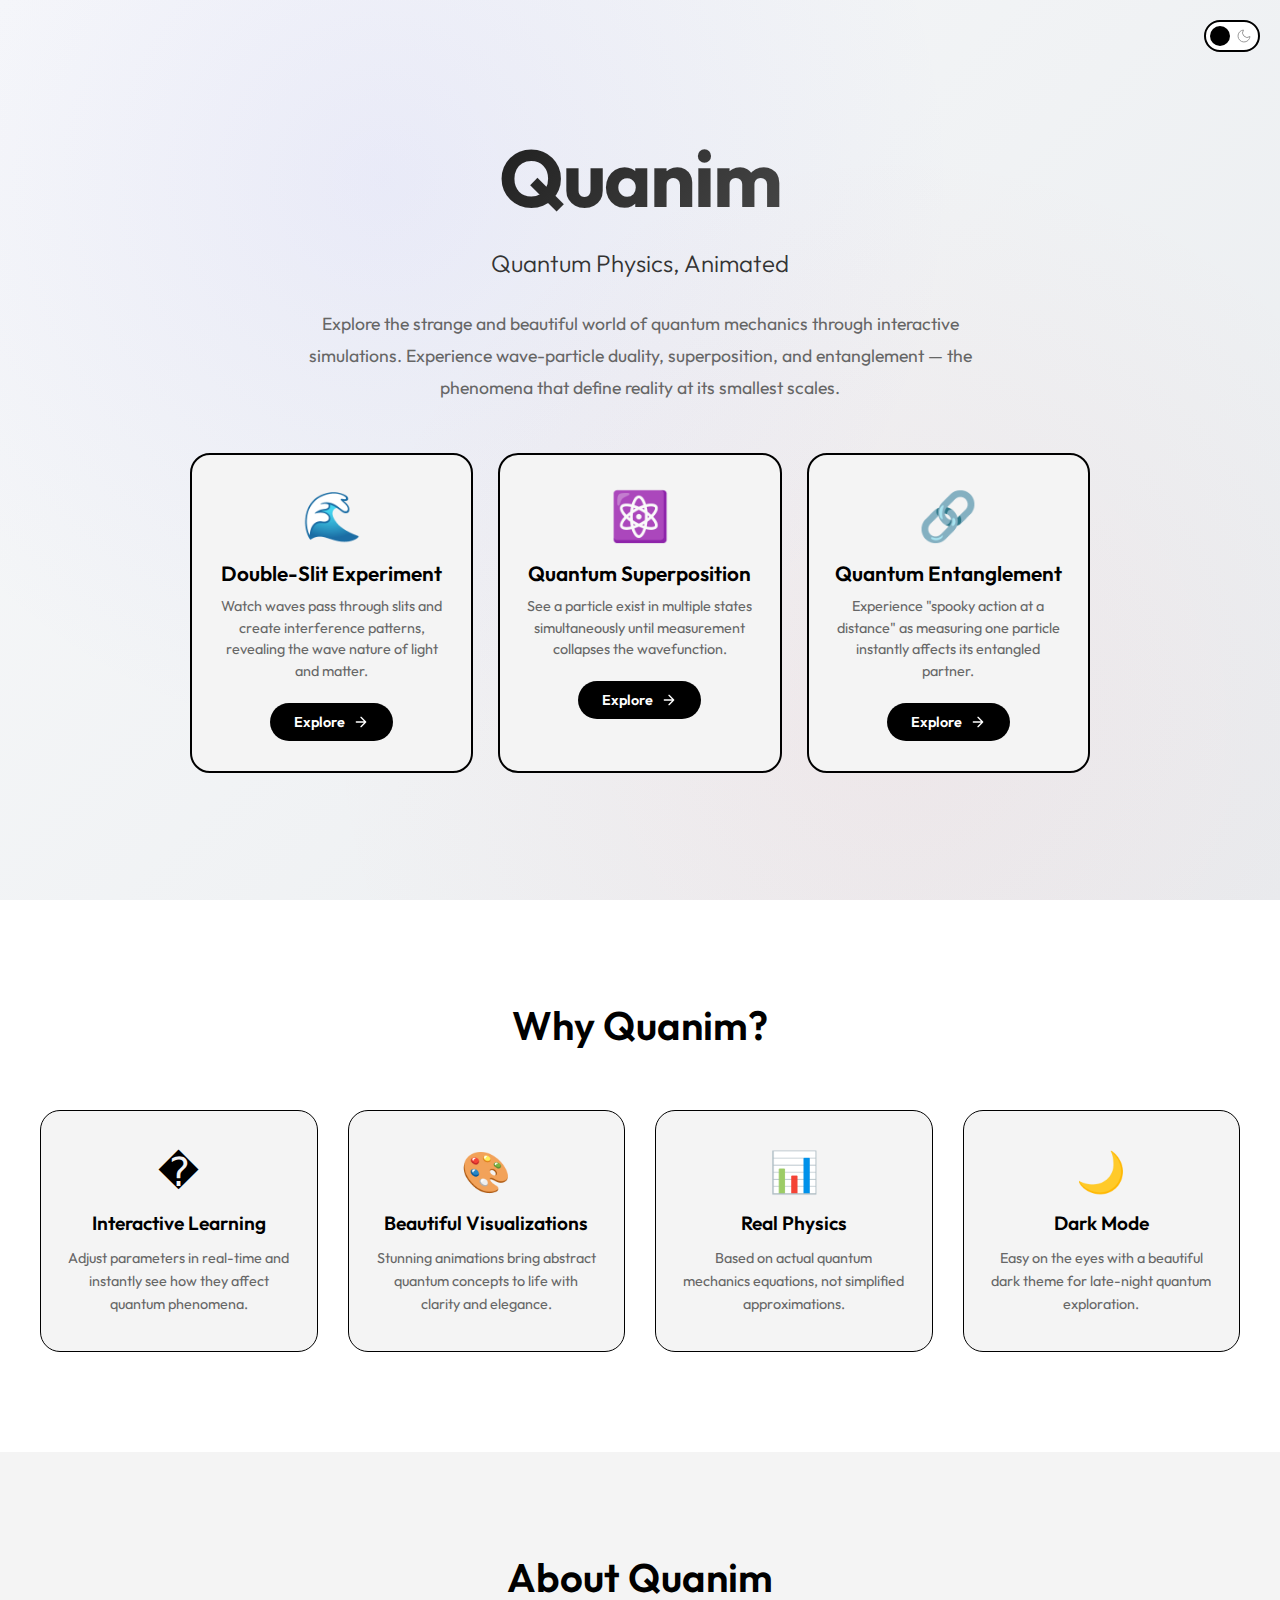
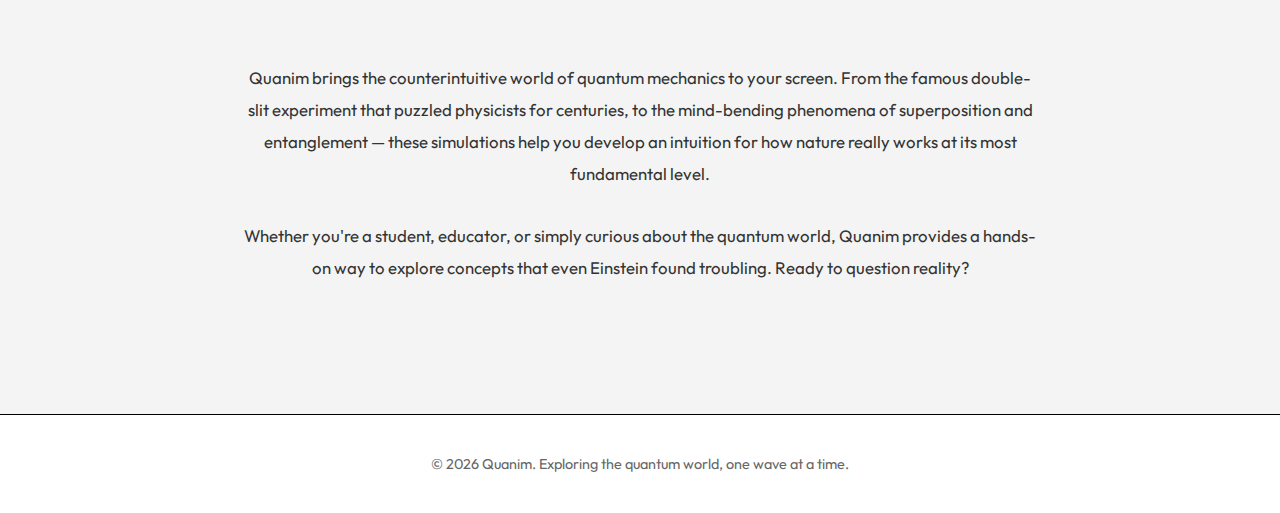
<file: landing.html>
<!DOCTYPE html>
<html lang="en">

<head>
    <meta charset="UTF-8">
    <meta name="viewport" content="width=device-width, initial-scale=1.0">
    <title>Quanim - Quantum Physics Visualizations</title>
    <link href="https://fonts.googleapis.com/css2?family=Outfit:wght@300;400;600;700&display=swap" rel="stylesheet">
    <style>
        :root {
            --bg-primary: #ffffff;
            --bg-secondary: #f4f4f4;
            --bg-tertiary: #e0e0e0;
            --text-primary: #000000;
            --text-secondary: #333333;
            --text-muted: #666666;
            --accent: #000000;
            --accent-hover: #333333;
            --border: #000000;
            --border-hover: #333333;
            --shadow: rgba(0, 0, 0, 0.1);
            --shadow-strong: rgba(0, 0, 0, 0.2);
            --gradient-start: #f8f9fa;
            --gradient-end: #e9ecef;
        }

        [data-theme="dark"] {
            --bg-primary: #121212;
            --bg-secondary: #1e1e1e;
            --bg-tertiary: #2a2a2a;
            --text-primary: #e0e0e0;
            --text-secondary: #b0b0b0;
            --text-muted: #808080;
            --accent: #ffffff;
            --accent-hover: #cccccc;
            --border: #555555;
            --border-hover: #888888;
            --shadow: rgba(0, 0, 0, 0.4);
            --shadow-strong: rgba(0, 0, 0, 0.6);
            --gradient-start: #1a1a2e;
            --gradient-end: #16213e;
        }

        * {
            margin: 0;
            padding: 0;
            box-sizing: border-box;
        }

        body {
            font-family: 'Outfit', sans-serif;
            background: var(--bg-primary);
            min-height: 100vh;
            color: var(--text-primary);
            transition: background 0.3s ease, color 0.3s ease;
            overflow-x: hidden;
        }

        /* Theme Toggle */
        .theme-toggle {
            position: fixed;
            top: 20px;
            right: 20px;
            width: 56px;
            height: 32px;
            border-radius: 16px;
            border: 2px solid var(--border);
            background: var(--bg-primary);
            cursor: pointer;
            padding: 2px;
            transition: background 0.3s ease, border-color 0.3s ease;
            z-index: 100;
        }

        .theme-toggle:hover {
            background: var(--bg-secondary);
        }

        .theme-toggle::before {
            content: '';
            position: absolute;
            width: 20px;
            height: 20px;
            border-radius: 50%;
            background: var(--text-primary);
            left: 4px;
            top: 4px;
            transition: transform 0.3s ease, background 0.3s ease;
        }

        [data-theme="dark"] .theme-toggle::before {
            transform: translateX(24px);
        }

        .theme-toggle .icon {
            position: absolute;
            width: 16px;
            height: 16px;
            top: 50%;
            transform: translateY(-50%);
            stroke: var(--text-primary);
            fill: none;
            stroke-width: 1.5;
            transition: opacity 0.3s ease;
        }

        .theme-toggle .icon-sun {
            left: 6px;
            opacity: 1;
        }

        .theme-toggle .icon-moon {
            right: 6px;
            opacity: 0.4;
        }

        [data-theme="dark"] .theme-toggle .icon-sun {
            opacity: 0.4;
        }

        [data-theme="dark"] .theme-toggle .icon-moon {
            opacity: 1;
        }

        /* Hero Section */
        .hero {
            min-height: 100vh;
            display: flex;
            flex-direction: column;
            align-items: center;
            justify-content: center;
            text-align: center;
            padding: 40px 20px;
            background: linear-gradient(135deg, var(--gradient-start) 0%, var(--gradient-end) 100%);
            position: relative;
        }

        .hero::before {
            content: '';
            position: absolute;
            top: 0;
            left: 0;
            right: 0;
            bottom: 0;
            background: radial-gradient(circle at 30% 20%, rgba(100, 100, 255, 0.08) 0%, transparent 50%),
                radial-gradient(circle at 70% 80%, rgba(255, 100, 100, 0.06) 0%, transparent 50%);
            pointer-events: none;
        }

        .hero-content {
            position: relative;
            z-index: 1;
            max-width: 900px;
        }

        .logo {
            font-size: 5rem;
            font-weight: 700;
            letter-spacing: -2px;
            margin-bottom: 20px;
            background: linear-gradient(135deg, var(--text-primary) 0%, var(--text-muted) 100%);
            -webkit-background-clip: text;
            -webkit-text-fill-color: transparent;
            background-clip: text;
            animation: fadeInUp 0.8s ease;
        }

        .tagline {
            font-size: 1.5rem;
            font-weight: 300;
            color: var(--text-secondary);
            margin-bottom: 30px;
            animation: fadeInUp 0.8s ease 0.1s both;
        }

        .hero-description {
            font-size: 1.1rem;
            line-height: 1.8;
            color: var(--text-muted);
            margin-bottom: 50px;
            max-width: 700px;
            margin-left: auto;
            margin-right: auto;
            animation: fadeInUp 0.8s ease 0.2s both;
        }

        /* Simulation Cards */
        .simulation-cards {
            display: grid;
            grid-template-columns: repeat(auto-fit, minmax(280px, 1fr));
            gap: 25px;
            max-width: 1000px;
            margin: 0 auto;
            animation: fadeInUp 0.8s ease 0.3s both;
        }

        .sim-card {
            background: var(--bg-secondary);
            border: 2px solid var(--border);
            border-radius: 20px;
            padding: 30px 25px;
            text-decoration: none;
            color: inherit;
            transition: all 0.3s ease;
            display: flex;
            flex-direction: column;
            align-items: center;
            text-align: center;
        }

        .sim-card:hover {
            transform: translateY(-8px);
            box-shadow: 0 20px 50px var(--shadow-strong);
            border-color: var(--border-hover);
            background: var(--bg-tertiary);
        }

        .sim-card-icon {
            font-size: 3rem;
            margin-bottom: 15px;
        }

        .sim-card-title {
            font-size: 1.3rem;
            font-weight: 600;
            margin-bottom: 10px;
            color: var(--text-primary);
        }

        .sim-card-description {
            font-size: 0.9rem;
            color: var(--text-muted);
            line-height: 1.5;
            margin-bottom: 20px;
        }

        .sim-card-btn {
            display: inline-flex;
            align-items: center;
            gap: 8px;
            padding: 10px 24px;
            font-size: 0.9rem;
            font-weight: 600;
            color: var(--bg-primary);
            background: var(--text-primary);
            border-radius: 25px;
            transition: all 0.3s ease;
        }

        .sim-card:hover .sim-card-btn {
            background: var(--accent-hover);
        }

        .sim-card-btn svg {
            width: 16px;
            height: 16px;
            transition: transform 0.3s ease;
        }

        .sim-card:hover .sim-card-btn svg {
            transform: translateX(4px);
        }

        /* Features Section */
        .features {
            padding: 100px 20px;
            background: var(--bg-primary);
        }

        .section-title {
            text-align: center;
            font-size: 2.5rem;
            font-weight: 600;
            margin-bottom: 60px;
            color: var(--text-primary);
        }

        .features-grid {
            display: grid;
            grid-template-columns: repeat(auto-fit, minmax(250px, 1fr));
            gap: 30px;
            max-width: 1200px;
            margin: 0 auto;
        }

        .feature-card {
            background: var(--bg-secondary);
            border: 1px solid var(--border);
            border-radius: 20px;
            padding: 35px 25px;
            text-align: center;
            transition: all 0.3s ease;
        }

        .feature-card:hover {
            transform: translateY(-5px);
            box-shadow: 0 15px 40px var(--shadow-strong);
            border-color: var(--border-hover);
        }

        .feature-icon {
            font-size: 2.5rem;
            margin-bottom: 15px;
        }

        .feature-title {
            font-size: 1.2rem;
            font-weight: 600;
            margin-bottom: 12px;
            color: var(--text-primary);
        }

        .feature-description {
            font-size: 0.9rem;
            line-height: 1.6;
            color: var(--text-muted);
        }

        /* About Section */
        .about {
            padding: 100px 20px;
            background: var(--bg-secondary);
        }

        .about-content {
            max-width: 800px;
            margin: 0 auto;
            text-align: center;
        }

        .about-text {
            font-size: 1.05rem;
            line-height: 1.9;
            color: var(--text-secondary);
            margin-bottom: 30px;
        }

        /* Footer */
        .footer {
            padding: 40px 20px;
            text-align: center;
            background: var(--bg-primary);
            border-top: 1px solid var(--border);
        }

        .footer-text {
            font-size: 0.9rem;
            color: var(--text-muted);
        }

        /* Animations */
        @keyframes fadeInUp {
            from {
                opacity: 0;
                transform: translateY(30px);
            }

            to {
                opacity: 1;
                transform: translateY(0);
            }
        }

        /* Responsive */
        @media screen and (max-width: 768px) {
            .logo {
                font-size: 3.5rem;
            }

            .tagline {
                font-size: 1.2rem;
            }

            .hero-description {
                font-size: 1rem;
            }

            .section-title {
                font-size: 2rem;
            }

            .simulation-cards {
                grid-template-columns: 1fr;
                padding: 0 10px;
            }

            .sim-card {
                padding: 25px 20px;
            }
        }

        @media screen and (max-width: 480px) {
            .logo {
                font-size: 2.8rem;
            }

            .tagline {
                font-size: 1rem;
            }

            .theme-toggle {
                top: 15px;
                right: 15px;
            }
        }
    </style>
</head>

<body>
    <button class="theme-toggle" id="themeToggle" aria-label="Toggle dark mode">
        <svg class="icon icon-sun" viewBox="0 0 24 24" xmlns="http://www.w3.org/2000/svg">
            <circle cx="12" cy="12" r="4" />
            <path
                d="M12 2v2M12 20v2M4.22 4.22l1.42 1.42M18.36 18.36l1.42 1.42M2 12h2M20 12h2M4.22 19.78l1.42-1.42M18.36 5.64l1.42-1.42" />
        </svg>
        <svg class="icon icon-moon" viewBox="0 0 24 24" xmlns="http://www.w3.org/2000/svg">
            <path d="M21 12.79A9 9 0 1 1 11.21 3 7 7 0 0 0 21 12.79z" />
        </svg>
    </button>

    <section class="hero">
        <div class="hero-content">
            <h1 class="logo">Quanim</h1>
            <p class="tagline">Quantum Physics, Animated</p>
            <p class="hero-description">
                Explore the strange and beautiful world of quantum mechanics through interactive simulations.
                Experience wave-particle duality, superposition, and entanglement — the phenomena that define
                reality at its smallest scales.
            </p>

            <div class="simulation-cards">
                <a href="index.html" class="sim-card">
                    <div class="sim-card-icon">🌊</div>
                    <h3 class="sim-card-title">Double-Slit Experiment</h3>
                    <p class="sim-card-description">
                        Watch waves pass through slits and create interference patterns, revealing the wave nature of
                        light and matter.
                    </p>
                    <span class="sim-card-btn">
                        Explore
                        <svg viewBox="0 0 24 24" fill="none" stroke="currentColor" stroke-width="2"
                            stroke-linecap="round" stroke-linejoin="round">
                            <path d="M5 12h14M12 5l7 7-7 7" />
                        </svg>
                    </span>
                </a>

                <a href="superposition.html" class="sim-card">
                    <div class="sim-card-icon">⚛️</div>
                    <h3 class="sim-card-title">Quantum Superposition</h3>
                    <p class="sim-card-description">
                        See a particle exist in multiple states simultaneously until measurement collapses the
                        wavefunction.
                    </p>
                    <span class="sim-card-btn">
                        Explore
                        <svg viewBox="0 0 24 24" fill="none" stroke="currentColor" stroke-width="2"
                            stroke-linecap="round" stroke-linejoin="round">
                            <path d="M5 12h14M12 5l7 7-7 7" />
                        </svg>
                    </span>
                </a>

                <a href="entanglement.html" class="sim-card">
                    <div class="sim-card-icon">🔗</div>
                    <h3 class="sim-card-title">Quantum Entanglement</h3>
                    <p class="sim-card-description">
                        Experience "spooky action at a distance" as measuring one particle instantly affects its
                        entangled partner.
                    </p>
                    <span class="sim-card-btn">
                        Explore
                        <svg viewBox="0 0 24 24" fill="none" stroke="currentColor" stroke-width="2"
                            stroke-linecap="round" stroke-linejoin="round">
                            <path d="M5 12h14M12 5l7 7-7 7" />
                        </svg>
                    </span>
                </a>
            </div>
        </div>
    </section>

    <section class="features">
        <h2 class="section-title">Why Quanim?</h2>
        <div class="features-grid">
            <div class="feature-card">
                <div class="feature-icon">�</div>
                <h3 class="feature-title">Interactive Learning</h3>
                <p class="feature-description">
                    Adjust parameters in real-time and instantly see how they affect quantum phenomena.
                </p>
            </div>
            <div class="feature-card">
                <div class="feature-icon">🎨</div>
                <h3 class="feature-title">Beautiful Visualizations</h3>
                <p class="feature-description">
                    Stunning animations bring abstract quantum concepts to life with clarity and elegance.
                </p>
            </div>
            <div class="feature-card">
                <div class="feature-icon">📊</div>
                <h3 class="feature-title">Real Physics</h3>
                <p class="feature-description">
                    Based on actual quantum mechanics equations, not simplified approximations.
                </p>
            </div>
            <div class="feature-card">
                <div class="feature-icon">🌙</div>
                <h3 class="feature-title">Dark Mode</h3>
                <p class="feature-description">
                    Easy on the eyes with a beautiful dark theme for late-night quantum exploration.
                </p>
            </div>
        </div>
    </section>

    <section class="about">
        <div class="about-content">
            <h2 class="section-title">About Quanim</h2>
            <p class="about-text">
                Quanim brings the counterintuitive world of quantum mechanics to your screen. From the famous
                double-slit experiment that puzzled physicists for centuries, to the mind-bending phenomena
                of superposition and entanglement — these simulations help you develop an intuition for
                how nature really works at its most fundamental level.
            </p>
            <p class="about-text">
                Whether you're a student, educator, or simply curious about the quantum world, Quanim provides
                a hands-on way to explore concepts that even Einstein found troubling. Ready to question reality?
            </p>
        </div>
    </section>

    <footer class="footer">
        <p class="footer-text">© 2026 Quanim. Exploring the quantum world, one wave at a time.</p>
    </footer>

    <script>
        const themeToggle = document.getElementById('themeToggle');
        const html = document.documentElement;

        const savedTheme = localStorage.getItem('theme') || 'light';
        if (savedTheme === 'dark') {
            html.setAttribute('data-theme', 'dark');
        }

        themeToggle.addEventListener('click', () => {
            const currentTheme = html.getAttribute('data-theme');
            if (currentTheme === 'dark') {
                html.removeAttribute('data-theme');
                localStorage.setItem('theme', 'light');
            } else {
                html.setAttribute('data-theme', 'dark');
                localStorage.setItem('theme', 'dark');
            }
        });
    </script>
</body>

</html>
</file>
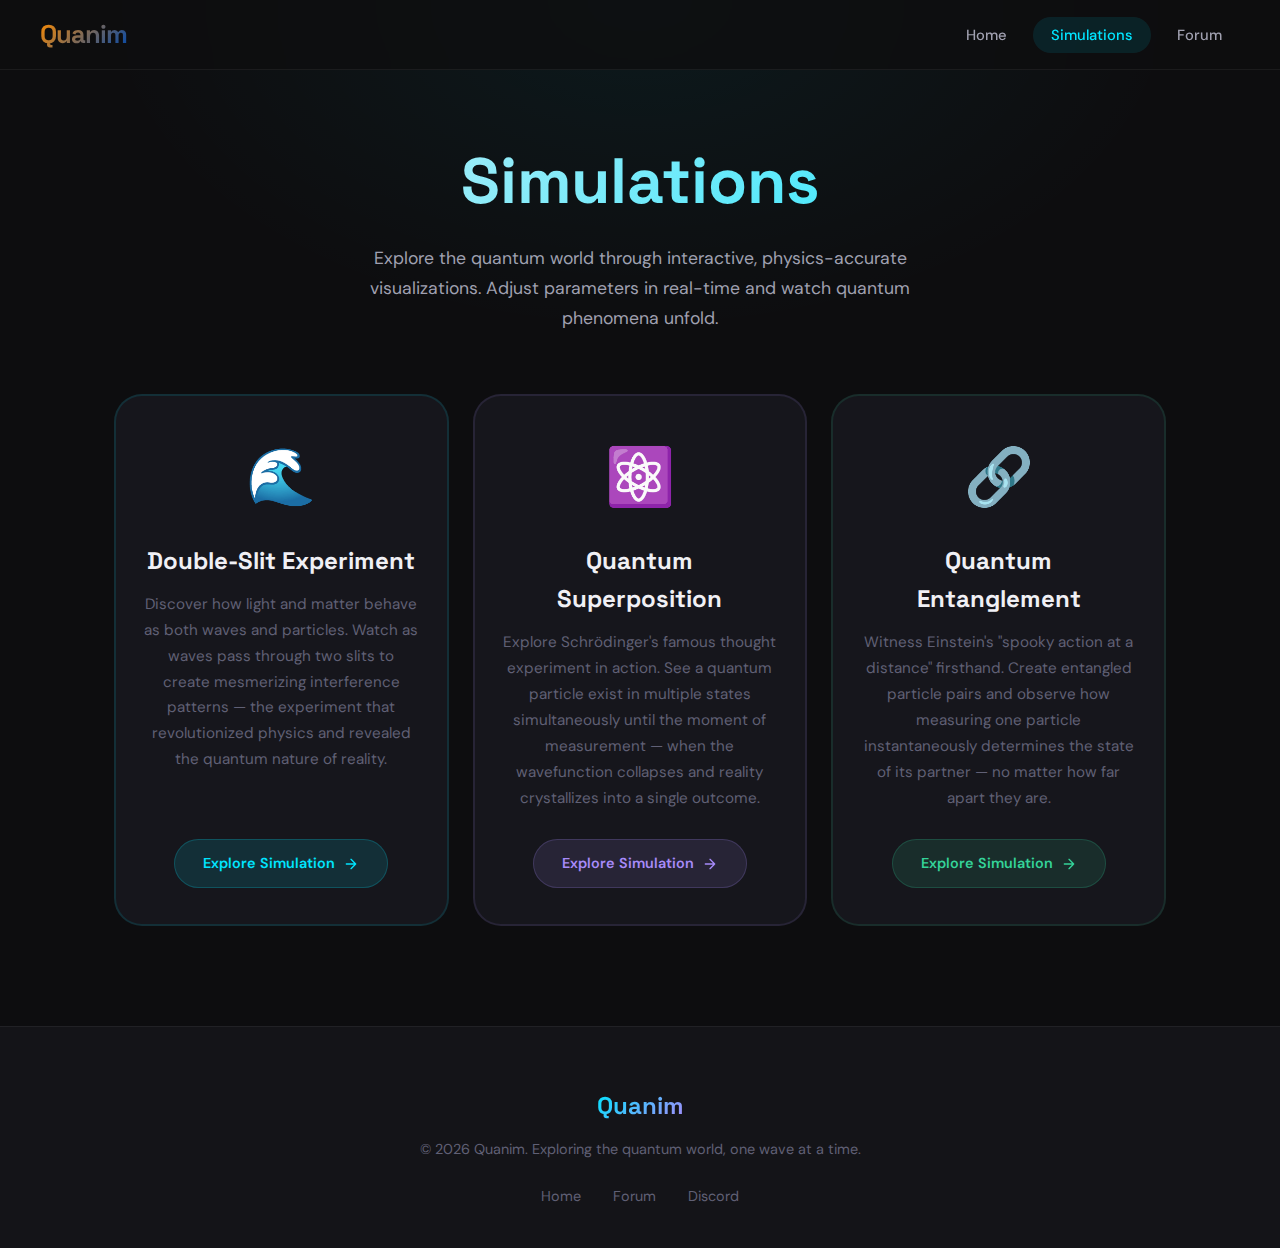
<file: simulations.html>
<!DOCTYPE html>
<html lang="en">

<head>
    <meta charset="UTF-8">
    <meta name="viewport" content="width=device-width, initial-scale=1.0">
    <title>Simulations - Quanim</title>
    <meta name="description"
        content="Explore interactive quantum physics simulations: Double-Slit Experiment, Quantum Superposition, and Quantum Entanglement.">
    <link rel="stylesheet" href="styles.css">
    <style>
        /* ═══════════════════════════════════════════════════════════════════
           Simulations Page Styles
           ═══════════════════════════════════════════════════════════════════ */

        .sims-hero {
            padding: 130px 24px 60px;
            text-align: center;
            position: relative;
            overflow: hidden;
        }

        .sims-hero::before {
            content: '';
            position: absolute;
            top: 0;
            left: 0;
            right: 0;
            bottom: 0;
            background: radial-gradient(ellipse at 50% 0%, rgba(0, 229, 255, 0.06) 0%, transparent 60%);
            pointer-events: none;
        }

        .sims-hero h1 {
            font-family: var(--font-heading);
            font-size: clamp(2.5rem, 6vw, 4rem);
            font-weight: 700;
            margin-bottom: 12px;
            background: linear-gradient(135deg, var(--text-primary) 0%, var(--cyan) 100%);
            -webkit-background-clip: text;
            background-clip: text;
            -webkit-text-fill-color: transparent;
        }

        .sims-hero p {
            font-family: var(--font-body);
            font-size: 1.1rem;
            color: var(--text-secondary);
            max-width: 550px;
            margin: 0 auto;
            line-height: 1.7;
        }

        /* Simulation Grid */
        .sims-grid {
            max-width: 1100px;
            margin: 0 auto;
            padding: 0 24px 100px;
            display: grid;
            grid-template-columns: repeat(auto-fit, minmax(320px, 1fr));
            gap: 24px;
        }

        .sim-card {
            background: var(--bg-card);
            border: 2px solid var(--border);
            border-radius: var(--radius-xl);
            padding: 36px 28px;
            text-decoration: none;
            color: inherit;
            display: flex;
            flex-direction: column;
            align-items: center;
            text-align: center;
            position: relative;
            overflow: hidden;
            transition: all 0.4s cubic-bezier(0.4, 0, 0.2, 1);
        }

        .sim-card::before {
            content: none;
        }

        .sim-card:hover {
            transform: scale(1.03);
            border-color: var(--border-hover);
            z-index: 10;
        }

        .sim-card-1 {
            border-color: rgba(0, 229, 255, 0.12);
        }

        .sim-card-1:hover {
            border-color: var(--cyan);
            box-shadow: 0 12px 40px rgba(0, 229, 255, 0.1);
        }

        .sim-card-2 {
            border-color: rgba(167, 139, 250, 0.12);
        }

        .sim-card-2:hover {
            border-color: var(--violet);
            box-shadow: 0 12px 40px rgba(167, 139, 250, 0.1);
        }

        .sim-card-3 {
            border-color: rgba(52, 211, 153, 0.12);
        }

        .sim-card-3:hover {
            border-color: var(--emerald);
            box-shadow: 0 12px 40px rgba(52, 211, 153, 0.1);
        }

        .sim-card-icon {
            font-size: 3.5rem;
            margin-bottom: 20px;
            transition: all 0.3s ease;
        }

        .sim-card:hover .sim-card-icon {
            transform: none;
        }

        .sim-card-title {
            font-family: var(--font-heading);
            font-size: 1.5rem;
            font-weight: 700;
            margin-bottom: 12px;
            color: var(--text-primary);
        }

        .sim-card-description {
            font-family: var(--font-body);
            font-size: 0.95rem;
            color: var(--text-muted);
            line-height: 1.7;
            margin-bottom: 28px;
            flex-grow: 1;
        }

        .sim-card-btn {
            display: inline-flex;
            align-items: center;
            gap: 8px;
            padding: 12px 28px;
            font-size: 0.9rem;
            font-weight: 600;
            font-family: var(--font-body);
            border-radius: var(--radius-full);
            transition: all 0.3s ease;
            text-decoration: none;
        }

        .sim-card-btn svg {
            width: 16px;
            height: 16px;
            transition: transform 0.3s ease;
        }

        .sim-card:hover .sim-card-btn svg {
            transform: translateX(4px);
        }

        .sim-card-1 .sim-card-btn {
            background: rgba(0, 229, 255, 0.12);
            color: var(--cyan);
            border: 1px solid rgba(0, 229, 255, 0.2);
        }

        .sim-card-1 .sim-card-btn:hover {
            background: rgba(0, 229, 255, 0.2);
        }

        .sim-card-2 .sim-card-btn {
            background: rgba(167, 139, 250, 0.12);
            color: var(--violet);
            border: 1px solid rgba(167, 139, 250, 0.2);
        }

        .sim-card-2 .sim-card-btn:hover {
            background: rgba(167, 139, 250, 0.2);
        }

        .sim-card-3 .sim-card-btn {
            background: rgba(52, 211, 153, 0.12);
            color: var(--emerald);
            border: 1px solid rgba(52, 211, 153, 0.2);
        }

        .sim-card-3 .sim-card-btn:hover {
            background: rgba(52, 211, 153, 0.2);
        }

        /* Footer */
        .footer {
            padding: 60px 24px 40px;
            text-align: center;
            background: var(--bg-secondary);
            border-top: 1px solid var(--border);
        }

        .footer-logo {
            font-family: var(--font-heading);
            font-size: 1.5rem;
            font-weight: 700;
            color: var(--text-primary);
            margin-bottom: 12px;
        }

        .footer-logo span {
            background: linear-gradient(135deg, var(--cyan), var(--violet));
            -webkit-background-clip: text;
            background-clip: text;
            -webkit-text-fill-color: transparent;
        }

        .footer-text {
            font-size: 0.9rem;
            color: var(--text-muted);
            font-family: var(--font-body);
        }

        .footer-links {
            display: flex;
            justify-content: center;
            gap: 32px;
            margin-top: 24px;
            flex-wrap: wrap;
        }

        .footer-link {
            font-size: 0.9rem;
            color: var(--text-muted);
            text-decoration: none;
            transition: color var(--transition-normal);
            font-family: var(--font-body);
        }

        .footer-link:hover {
            color: var(--cyan);
        }

        /* Responsive */
        @media screen and (max-width: 768px) {
            .sims-hero {
                padding: 110px 20px 40px;
            }

            .sims-grid {
                grid-template-columns: 1fr;
                padding: 0 16px 60px;
            }

            .sim-card {
                padding: 28px 24px;
            }
        }
    </style>
</head>

<body>
    <!-- Navigation -->
    <nav class="navbar" id="navbar">
        <a href="index.html" class="navbar-logo"><span>Quanim</span></a>
        <button class="navbar-toggle" id="navToggle" aria-label="Toggle menu">
            <span></span><span></span><span></span>
        </button>
        <ul class="navbar-links" id="navLinks">
            <li><a href="index.html">Home</a></li>
            <li><a href="simulations.html" class="active">Simulations</a></li>
            <li><a href="forum.html">Forum</a></li>
        </ul>
    </nav>

    <!-- Hero -->
    <section class="sims-hero">
        <h1>Simulations</h1>
        <p>Explore the quantum world through interactive, physics-accurate visualizations. Adjust parameters in
            real-time and watch quantum phenomena unfold.</p>
    </section>

    <!-- Simulation Cards -->
    <div class="sims-grid">
        <a href="double-slit.html" class="sim-card sim-card-1">
            <div class="sim-card-icon">🌊</div>
            <h3 class="sim-card-title">Double-Slit Experiment</h3>
            <p class="sim-card-description">
                Discover how light and matter behave as both waves and particles. Watch as waves pass through
                two slits to create mesmerizing interference patterns — the experiment that revolutionized
                physics and revealed the quantum nature of reality.
            </p>
            <span class="sim-card-btn">
                Explore Simulation
                <svg viewBox="0 0 24 24" fill="none" stroke="currentColor" stroke-width="2" stroke-linecap="round"
                    stroke-linejoin="round">
                    <path d="M5 12h14M12 5l7 7-7 7" />
                </svg>
            </span>
        </a>

        <a href="superposition.html" class="sim-card sim-card-2">
            <div class="sim-card-icon">⚛️</div>
            <h3 class="sim-card-title">Quantum Superposition</h3>
            <p class="sim-card-description">
                Explore Schrödinger's famous thought experiment in action. See a quantum particle exist in
                multiple states simultaneously until the moment of measurement — when the wavefunction
                collapses and reality crystallizes into a single outcome.
            </p>
            <span class="sim-card-btn">
                Explore Simulation
                <svg viewBox="0 0 24 24" fill="none" stroke="currentColor" stroke-width="2" stroke-linecap="round"
                    stroke-linejoin="round">
                    <path d="M5 12h14M12 5l7 7-7 7" />
                </svg>
            </span>
        </a>

        <a href="entanglement.html" class="sim-card sim-card-3">
            <div class="sim-card-icon">🔗</div>
            <h3 class="sim-card-title">Quantum Entanglement</h3>
            <p class="sim-card-description">
                Witness Einstein's "spooky action at a distance" firsthand. Create entangled particle pairs
                and observe how measuring one particle instantaneously determines the state of its partner —
                no matter how far apart they are.
            </p>
            <span class="sim-card-btn">
                Explore Simulation
                <svg viewBox="0 0 24 24" fill="none" stroke="currentColor" stroke-width="2" stroke-linecap="round"
                    stroke-linejoin="round">
                    <path d="M5 12h14M12 5l7 7-7 7" />
                </svg>
            </span>
        </a>
    </div>

    <!-- Footer -->
    <footer class="footer">
        <div class="footer-logo"><span>Quanim</span></div>
        <p class="footer-text">© 2026 Quanim. Exploring the quantum world, one wave at a time.</p>
        <div class="footer-links">
            <a href="index.html" class="footer-link">Home</a>
            <a href="forum.html" class="footer-link">Forum</a>
            <a href="#" class="footer-link">Discord</a>
        </div>
    </footer>

    <script>
        // Mobile nav toggle
        const navToggle = document.getElementById('navToggle');
        const navLinks = document.getElementById('navLinks');
        navToggle.addEventListener('click', () => {
            navLinks.classList.toggle('open');
        });

        navLinks.querySelectorAll('a').forEach(link => {
            link.addEventListener('click', () => navLinks.classList.remove('open'));
        });

        // Navbar scroll
        window.addEventListener('scroll', () => {
            const navbar = document.getElementById('navbar');
            navbar.style.background = window.scrollY > 50
                ? 'rgba(13, 13, 15, 0.92)'
                : 'rgba(13, 13, 15, 0.75)';
        });

        // Animate cards
        const observer = new IntersectionObserver((entries) => {
            entries.forEach(entry => {
                if (entry.isIntersecting) {
                    const card = entry.target;
                    card.style.opacity = '1';
                    card.style.transform = 'translateY(0)';

                    // Clear inline styles after animation so CSS hover effects work
                    const handleTransitionEnd = () => {
                        card.style.transition = '';
                        card.style.transform = '';
                        card.style.opacity = '';
                        card.removeEventListener('transitionend', handleTransitionEnd);
                    };
                    card.addEventListener('transitionend', handleTransitionEnd);

                    observer.unobserve(card);
                }
            });
        }, { threshold: 0.1 });

        document.querySelectorAll('.sim-card').forEach((card, i) => {
            card.style.opacity = '0';
            card.style.transform = 'translateY(30px)';
            card.style.transition = `opacity 0.6s ease ${i * 0.15}s, transform 0.6s ease ${i * 0.15}s`;
            observer.observe(card);
        });
    </script>
</body>

</html>
</file>
<file: styles.css>
/* ═══════════════════════════════════════════════════════════════════════════
   QUANIM - Dark Mode Design System
   Bento Grid + Glassmorphism + Vibrant Accents
   ═══════════════════════════════════════════════════════════════════════════ */

/* ───────────────────────────────────────────────────────────────────────────
   Google Fonts
   ─────────────────────────────────────────────────────────────────────────── */
@import url('https://fonts.googleapis.com/css2?family=Space+Grotesk:wght@400;500;600;700&family=DM+Sans:ital,wght@0,300;0,400;0,500;0,600;0,700;1,400&display=swap');
@import url('https://api.fontshare.com/v2/css?f[]=switzer@400,500,600,700&display=swap');

/* ───────────────────────────────────────────────────────────────────────────
   CSS Custom Properties (Design Tokens) — Dark Only
   ─────────────────────────────────────────────────────────────────────────── */
:root {
    /* Background Colors */
    --bg-primary: #0d0d0f;
    --bg-secondary: #141418;
    --bg-tertiary: #1a1a20;
    --bg-elevated: #1f1f26;
    --bg-card: #16161c;

    /* Text Colors */
    --text-primary: #f0f0f5;
    --text-secondary: #a0a0b0;
    --text-muted: #606075;
    --text-inverse: #0d0d0f;

    /* Accent Colors */
    --cyan: #00e5ff;
    --violet: #a78bfa;
    --coral: #ff6b6b;
    --amber: #fbbf24;
    --emerald: #34d399;
    --blue: #60a5fa;

    /* Border Colors */
    --border: rgba(255, 255, 255, 0.06);
    --border-strong: rgba(255, 255, 255, 0.12);
    --border-hover: rgba(255, 255, 255, 0.2);

    /* Shadow Colors */
    --shadow-color: rgba(0, 0, 0, 0.5);
    --shadow-glow: rgba(0, 229, 255, 0.08);

    /* Glassmorphism */
    --glass-bg: rgba(20, 20, 24, 0.7);
    --glass-border: rgba(255, 255, 255, 0.08);
    --glass-blur: 20px;

    /* Transitions */
    --transition-fast: 0.15s ease;
    --transition-normal: 0.3s ease;
    --transition-slow: 0.5s ease;
    --transition-spring: 0.4s cubic-bezier(0.34, 1.56, 0.64, 1);

    /* Border Radius */
    --radius-sm: 8px;
    --radius-md: 12px;
    --radius-lg: 20px;
    --radius-xl: 28px;
    --radius-full: 9999px;

    /* Spacing */
    --space-xs: 4px;
    --space-sm: 8px;
    --space-md: 16px;
    --space-lg: 24px;
    --space-xl: 32px;
    --space-2xl: 48px;
    --space-3xl: 64px;

    /* Fonts */
    --font-heading: 'Space Grotesk', -apple-system, sans-serif;
    --font-body: 'Switzer', 'DM Sans', -apple-system, sans-serif;

    /* Neumorphism (dark) */
    --neu-light: rgba(255, 255, 255, 0.04);
    --neu-dark: rgba(0, 0, 0, 0.5);

    /* Legacy compat */
    --accent: var(--cyan);
    --accent-soft: var(--violet);
    --accent-muted: var(--text-muted);
}

/* ───────────────────────────────────────────────────────────────────────────
   Base Reset & Typography
   ─────────────────────────────────────────────────────────────────────────── */
* {
    margin: 0;
    padding: 0;
    box-sizing: border-box;
}

html {
    scroll-behavior: smooth;
}

body {
    font-family: var(--font-body);
    background: var(--bg-primary);
    color: var(--text-primary);
    line-height: 1.6;
    overflow-x: hidden;
    -webkit-font-smoothing: antialiased;
    -moz-osx-font-smoothing: grayscale;
}

h1,
h2,
h3,
h4,
h5,
h6 {
    font-family: var(--font-heading);
}

/* ───────────────────────────────────────────────────────────────────────────
   Navigation Bar
   ─────────────────────────────────────────────────────────────────────────── */
.navbar {
    position: fixed;
    top: 0;
    left: 0;
    right: 0;
    z-index: 1000;
    display: flex;
    align-items: center;
    justify-content: space-between;
    padding: 0 40px;
    height: 70px;
    background: rgba(13, 13, 15, 0.75);
    backdrop-filter: blur(20px);
    -webkit-backdrop-filter: blur(20px);
    border-bottom: 1px solid var(--border);
    transition: background var(--transition-normal);
}

.navbar-logo {
    font-family: var(--font-heading);
    font-size: 1.6rem;
    font-weight: 700;
    color: var(--text-primary);
    text-decoration: none;
    letter-spacing: -1px;
}

.navbar-logo span {
    background: linear-gradient(135deg, #ff8c00, #0047ab);
    -webkit-background-clip: text;
    background-clip: text;
    -webkit-text-fill-color: transparent;
}

.navbar-links {
    display: flex;
    align-items: center;
    gap: 8px;
    list-style: none;
}

.navbar-links a {
    font-family: var(--font-body);
    font-size: 0.92rem;
    font-weight: 500;
    color: var(--text-secondary);
    text-decoration: none;
    padding: 8px 18px;
    border-radius: var(--radius-full);
    transition: all var(--transition-normal);
    position: relative;
}

.navbar-links a:hover,
.navbar-links a.active {
    color: var(--text-primary);
    background: rgba(255, 255, 255, 0.06);
}

.navbar-links a.active {
    background: rgba(0, 229, 255, 0.1);
    color: var(--cyan);
}

/* Mobile hamburger */
.navbar-toggle {
    display: none;
    flex-direction: column;
    gap: 5px;
    cursor: pointer;
    background: none;
    border: none;
    padding: 8px;
}

.navbar-toggle span {
    display: block;
    width: 24px;
    height: 2px;
    background: var(--text-primary);
    border-radius: 2px;
    transition: all var(--transition-normal);
}

/* ───────────────────────────────────────────────────────────────────────────
   Glassmorphism Utilities
   ─────────────────────────────────────────────────────────────────────────── */
.glass {
    background: var(--glass-bg);
    backdrop-filter: blur(var(--glass-blur));
    -webkit-backdrop-filter: blur(var(--glass-blur));
    border: 1px solid var(--glass-border);
}

/* ───────────────────────────────────────────────────────────────────────────
   Buttons
   ─────────────────────────────────────────────────────────────────────────── */
.btn {
    display: inline-flex;
    align-items: center;
    justify-content: center;
    gap: 8px;
    padding: 12px 24px;
    font-size: 0.9rem;
    font-weight: 600;
    font-family: var(--font-body);
    border: none;
    border-radius: var(--radius-md);
    cursor: pointer;
    transition: all var(--transition-normal);
    text-decoration: none;
}

.btn-primary {
    background: linear-gradient(135deg, var(--cyan), var(--blue));
    color: var(--text-inverse);
    box-shadow: 0 4px 20px rgba(0, 229, 255, 0.25);
}

.btn-primary:hover {
    transform: translateY(-2px);
    box-shadow: 0 8px 30px rgba(0, 229, 255, 0.35);
}

.btn-secondary {
    background: var(--bg-elevated);
    color: var(--text-primary);
    border: 1px solid var(--border-strong);
}

.btn-secondary:hover {
    border-color: var(--border-hover);
    transform: translateY(-2px);
}

.btn-ghost {
    background: transparent;
    color: var(--text-secondary);
    border: 1px solid var(--border);
}

.btn-ghost:hover {
    background: var(--bg-secondary);
    color: var(--text-primary);
    border-color: var(--border-hover);
}

/* ───────────────────────────────────────────────────────────────────────────
   Cards
   ─────────────────────────────────────────────────────────────────────────── */
.card {
    background: var(--bg-card);
    border: 1px solid var(--border);
    border-radius: var(--radius-lg);
    padding: var(--space-lg);
    transition: all var(--transition-normal);
}

.card:hover {
    transform: translateY(-4px);
    border-color: var(--border-hover);
    box-shadow: 0 20px 40px var(--shadow-color);
}

/* ───────────────────────────────────────────────────────────────────────────
   Back Link
   ─────────────────────────────────────────────────────────────────────────── */
.back-link {
    position: fixed;
    top: 20px;
    left: 20px;
    font-size: 0.875rem;
    font-weight: 500;
    color: var(--text-muted);
    text-decoration: none;
    padding: 10px 18px;
    border-radius: var(--radius-md);
    background: var(--bg-secondary);
    border: 1px solid var(--border);
    z-index: 100;
    display: flex;
    align-items: center;
    gap: 6px;
    transition: all var(--transition-normal);
}

.back-link:hover {
    color: var(--text-primary);
    border-color: var(--border-hover);
    transform: translateX(-3px);
}

/* ───────────────────────────────────────────────────────────────────────────
   Form Controls (Simulation Pages)
   ─────────────────────────────────────────────────────────────────────────── */
.control-group {
    display: flex;
    flex-direction: column;
    align-items: center;
    justify-content: center;
    gap: 10px;
    background: var(--bg-secondary);
    padding: 14px 18px 16px;
    border-radius: var(--radius-md);
    border: 1px solid var(--border);
    transition: all var(--transition-normal);
}

.control-group:hover {
    transform: translateY(-2px);
    border-color: var(--border-hover);
}

.control-group label {
    font-weight: 500;
    font-size: 0.7rem;
    color: var(--text-muted);
    text-transform: uppercase;
    letter-spacing: 1.5px;
}

.value-display {
    font-size: 1.1rem;
    font-weight: 600;
    color: var(--text-primary);
}

/* Range Slider */
input[type="range"] {
    width: 100%;
    height: 24px;
    -webkit-appearance: none;
    appearance: none;
    background: transparent;
    cursor: pointer;
}

input[type="range"]::-webkit-slider-runnable-track {
    width: 100%;
    height: 6px;
    background: var(--border-strong);
    border-radius: 3px;
    transition: background var(--transition-fast);
}

input[type="range"]:hover::-webkit-slider-runnable-track {
    background: var(--border-hover);
}

input[type="range"]::-webkit-slider-thumb {
    -webkit-appearance: none;
    appearance: none;
    width: 20px;
    height: 20px;
    border-radius: 50%;
    background: var(--cyan);
    cursor: pointer;
    margin-top: -7px;
    box-shadow: 0 2px 8px rgba(0, 229, 255, 0.3);
    transition: all var(--transition-fast);
}

input[type="range"]::-webkit-slider-thumb:hover {
    transform: scale(1.15);
}

input[type="range"]::-moz-range-track {
    width: 100%;
    height: 6px;
    background: var(--border-strong);
    border-radius: 3px;
}

input[type="range"]::-moz-range-thumb {
    width: 20px;
    height: 20px;
    border-radius: 50%;
    background: var(--cyan);
    cursor: pointer;
    border: none;
    box-shadow: 0 2px 8px rgba(0, 229, 255, 0.3);
}

/* Action Button */
.action-btn {
    padding: 10px 20px;
    font-size: 0.9rem;
    font-weight: 600;
    font-family: var(--font-body);
    border: none;
    border-radius: var(--radius-md);
    cursor: pointer;
    transition: all var(--transition-normal);
    background: var(--bg-tertiary);
    color: var(--text-primary);
    border: 1px solid var(--border);
}

.action-btn:hover {
    transform: translateY(-2px);
    border-color: var(--border-hover);
}

.action-btn.active {
    background: var(--cyan);
    color: var(--text-inverse);
    box-shadow: 0 4px 15px rgba(0, 229, 255, 0.3);
}

/* ───────────────────────────────────────────────────────────────────────────
   Info Panel
   ─────────────────────────────────────────────────────────────────────────── */
.info-panel {
    background: var(--bg-secondary);
    border: 1px solid var(--border);
    border-radius: var(--radius-lg);
    overflow: hidden;
}

.info-header {
    background: linear-gradient(135deg, var(--cyan), var(--blue));
    padding: 20px 28px;
    color: var(--text-inverse);
}

.info-header h2 {
    font-size: 1.1rem;
    font-weight: 600;
    margin-bottom: 4px;
}

.info-header p {
    font-size: 0.875rem;
    opacity: 0.8;
}

.info-content {
    padding: 28px;
}

.info-content h3 {
    font-size: 1rem;
    font-weight: 600;
    color: var(--text-primary);
    margin-bottom: 12px;
    margin-top: 20px;
}

.info-content h3:first-child {
    margin-top: 0;
}

.info-content p {
    font-size: 0.925rem;
    line-height: 1.8;
    color: var(--text-secondary);
    margin-bottom: 16px;
}

.info-content strong {
    color: var(--text-primary);
    font-weight: 600;
}

.info-content .highlight {
    color: var(--cyan);
    font-weight: 600;
    border-bottom: 2px solid var(--cyan);
}

/* ───────────────────────────────────────────────────────────────────────────
   Animation Keyframes
   ─────────────────────────────────────────────────────────────────────────── */
@keyframes fadeIn {
    from {
        opacity: 0;
    }

    to {
        opacity: 1;
    }
}

@keyframes fadeInUp {
    from {
        opacity: 0;
        transform: translateY(30px);
    }

    to {
        opacity: 1;
        transform: translateY(0);
    }
}

@keyframes fadeInDown {
    from {
        opacity: 0;
        transform: translateY(-30px);
    }

    to {
        opacity: 1;
        transform: translateY(0);
    }
}

@keyframes slideInLeft {
    from {
        opacity: 0;
        transform: translateX(-50px);
    }

    to {
        opacity: 1;
        transform: translateX(0);
    }
}

@keyframes slideInRight {
    from {
        opacity: 0;
        transform: translateX(50px);
    }

    to {
        opacity: 1;
        transform: translateX(0);
    }
}

@keyframes float {

    0%,
    100% {
        transform: translateY(0);
    }

    50% {
        transform: translateY(-10px);
    }
}

@keyframes pulse {

    0%,
    100% {
        opacity: 1;
    }

    50% {
        opacity: 0.7;
    }
}

@keyframes glow {

    0%,
    100% {
        text-shadow: 0 0 10px var(--shadow-glow);
    }

    50% {
        text-shadow: 0 0 20px var(--shadow-color), 0 0 40px var(--shadow-glow);
    }
}

@keyframes shimmer {
    0% {
        background-position: -200% 0;
    }

    100% {
        background-position: 200% 0;
    }
}

@keyframes bounce {

    0%,
    100% {
        transform: translateY(0);
    }

    50% {
        transform: translateY(-10px);
    }
}

@keyframes spin {
    from {
        transform: rotate(0deg);
    }

    to {
        transform: rotate(360deg);
    }
}

@keyframes borderGlow {

    0%,
    100% {
        border-color: rgba(0, 229, 255, 0.15);
    }

    50% {
        border-color: rgba(0, 229, 255, 0.35);
    }
}

@keyframes gradientShift {
    0% {
        background-position: 0% 50%;
    }

    50% {
        background-position: 100% 50%;
    }

    100% {
        background-position: 0% 50%;
    }
}

/* ───────────────────────────────────────────────────────────────────────────
   Animation Utilities
   ─────────────────────────────────────────────────────────────────────────── */
.animate-fade-in {
    animation: fadeIn 0.6s ease both;
}

.animate-fade-in-up {
    animation: fadeInUp 0.6s ease both;
}

.animate-fade-in-down {
    animation: fadeInDown 0.6s ease both;
}

.animate-slide-left {
    animation: slideInLeft 0.6s ease both;
}

.animate-slide-right {
    animation: slideInRight 0.6s ease both;
}

.animate-float {
    animation: float 3s ease-in-out infinite;
}

.animate-pulse {
    animation: pulse 2s ease-in-out infinite;
}

.animate-glow {
    animation: glow 3s ease-in-out infinite;
}

.animate-bounce {
    animation: bounce 2s ease-in-out infinite;
}

.delay-100 {
    animation-delay: 0.1s;
}

.delay-200 {
    animation-delay: 0.2s;
}

.delay-300 {
    animation-delay: 0.3s;
}

.delay-400 {
    animation-delay: 0.4s;
}

.delay-500 {
    animation-delay: 0.5s;
}

/* ───────────────────────────────────────────────────────────────────────────
   Canvas Container
   ─────────────────────────────────────────────────────────────────────────── */
#canvas-container {
    width: 100%;
    border-radius: var(--radius-lg);
    overflow: hidden;
    background: var(--bg-primary);
    border: 1px solid var(--border);
    display: flex;
    justify-content: center;
}

/* ───────────────────────────────────────────────────────────────────────────
   Responsive Design
   ─────────────────────────────────────────────────────────────────────────── */
@media screen and (max-width: 768px) {
    .navbar {
        padding: 0 20px;
    }

    .navbar-links {
        display: none;
        position: absolute;
        top: 70px;
        left: 0;
        right: 0;
        flex-direction: column;
        background: rgba(13, 13, 15, 0.95);
        backdrop-filter: blur(20px);
        -webkit-backdrop-filter: blur(20px);
        border-bottom: 1px solid var(--border);
        padding: 16px 20px;
        gap: 4px;
    }

    .navbar-links.open {
        display: flex;
    }

    .navbar-links a {
        padding: 12px 18px;
        border-radius: var(--radius-md);
    }

    .navbar-toggle {
        display: flex;
    }

    .back-link {
        top: 80px;
        left: 16px;
        padding: 8px 14px;
        font-size: 0.8rem;
    }

    .control-group {
        padding: 12px 14px;
    }
}

@media screen and (max-width: 480px) {
    :root {
        --space-lg: 20px;
        --space-xl: 28px;
    }

    .navbar {
        padding: 0 16px;
        height: 60px;
    }

    .navbar-links {
        top: 60px;
    }

    .navbar-logo {
        font-size: 1.3rem;
    }
}
</file>
